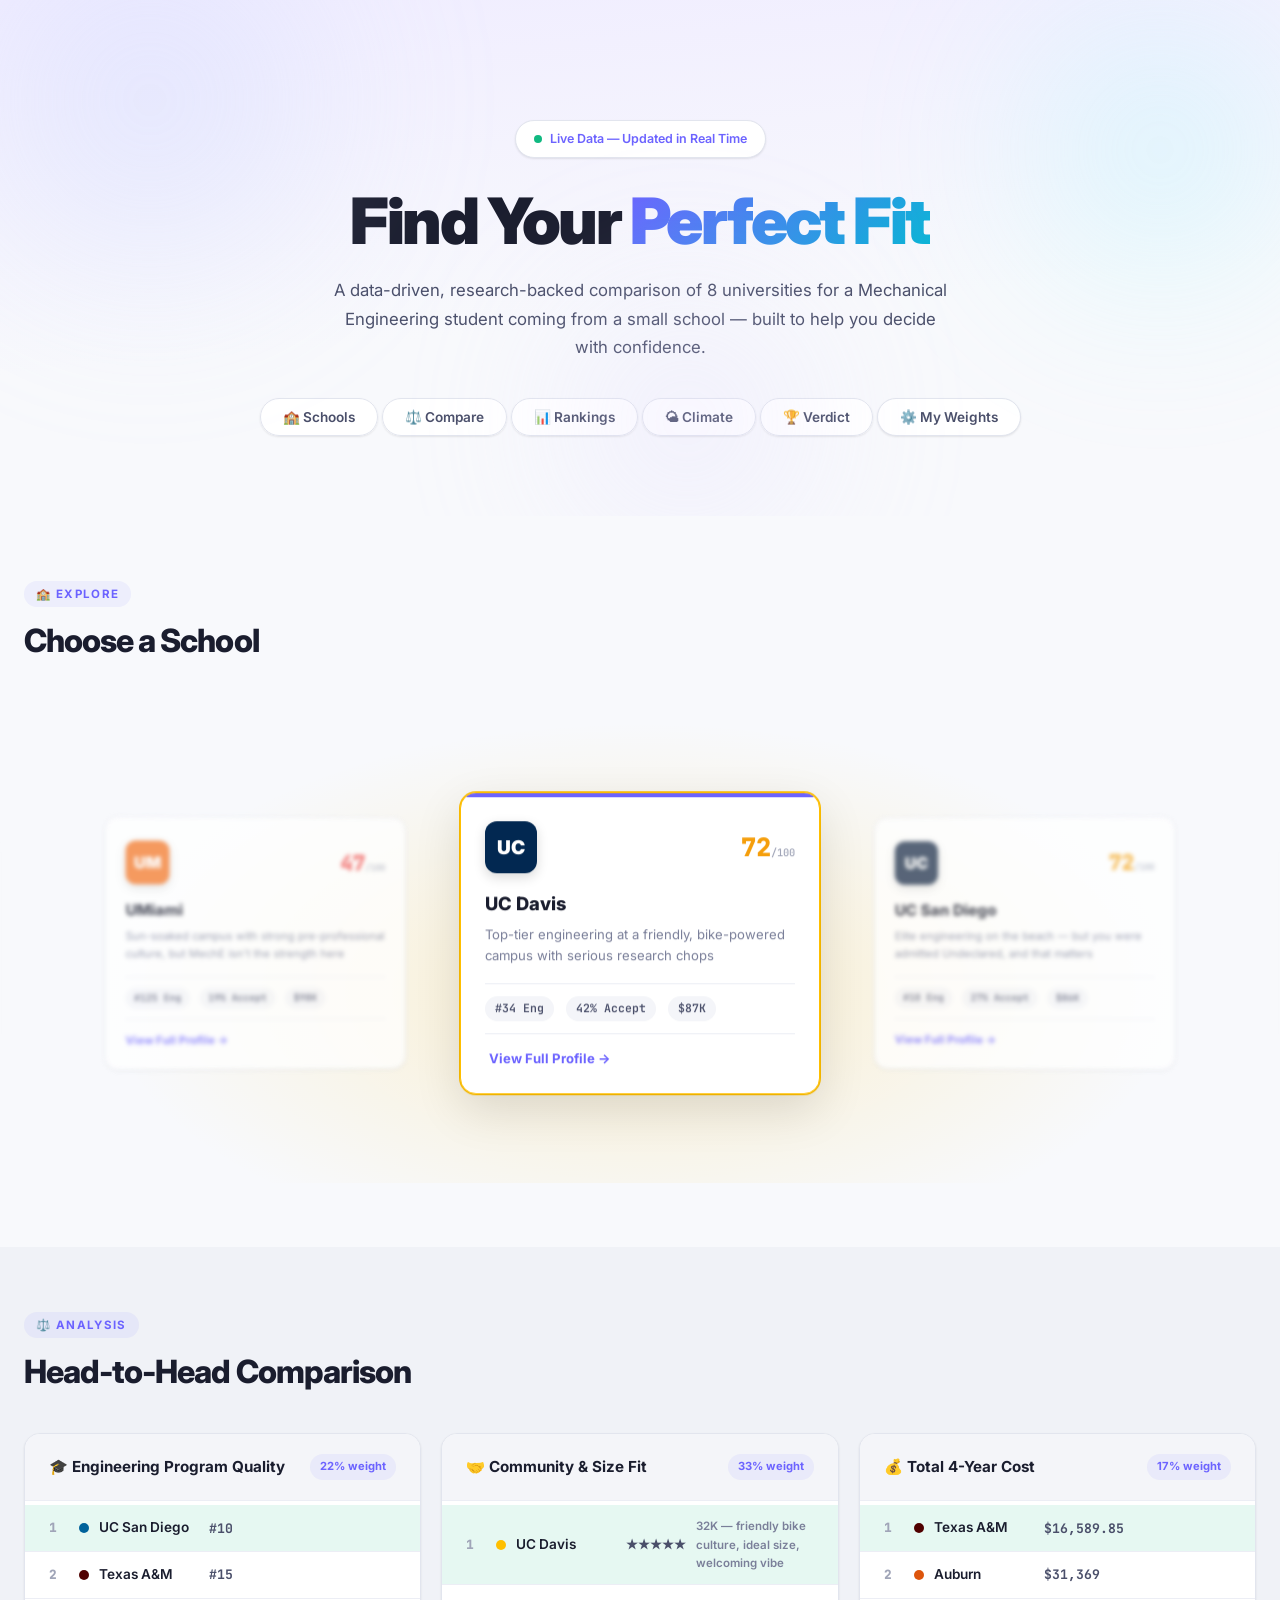
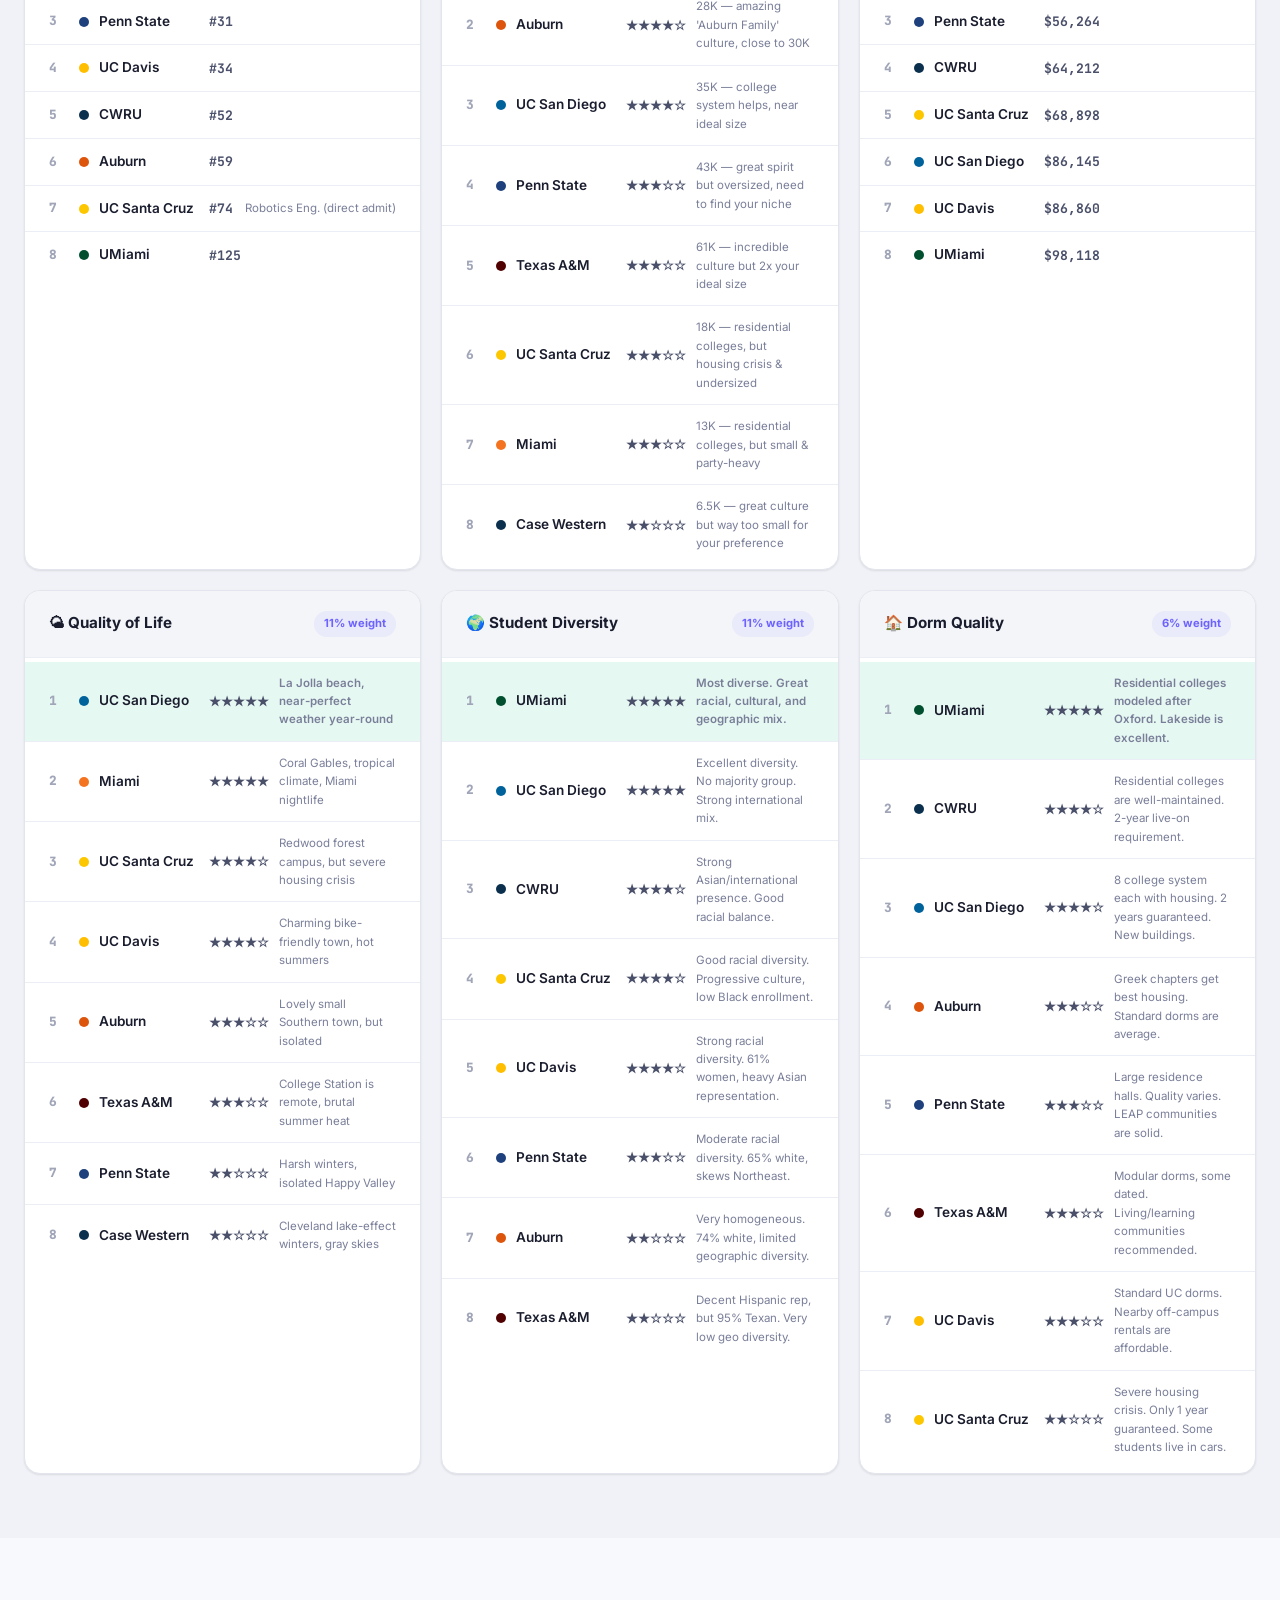
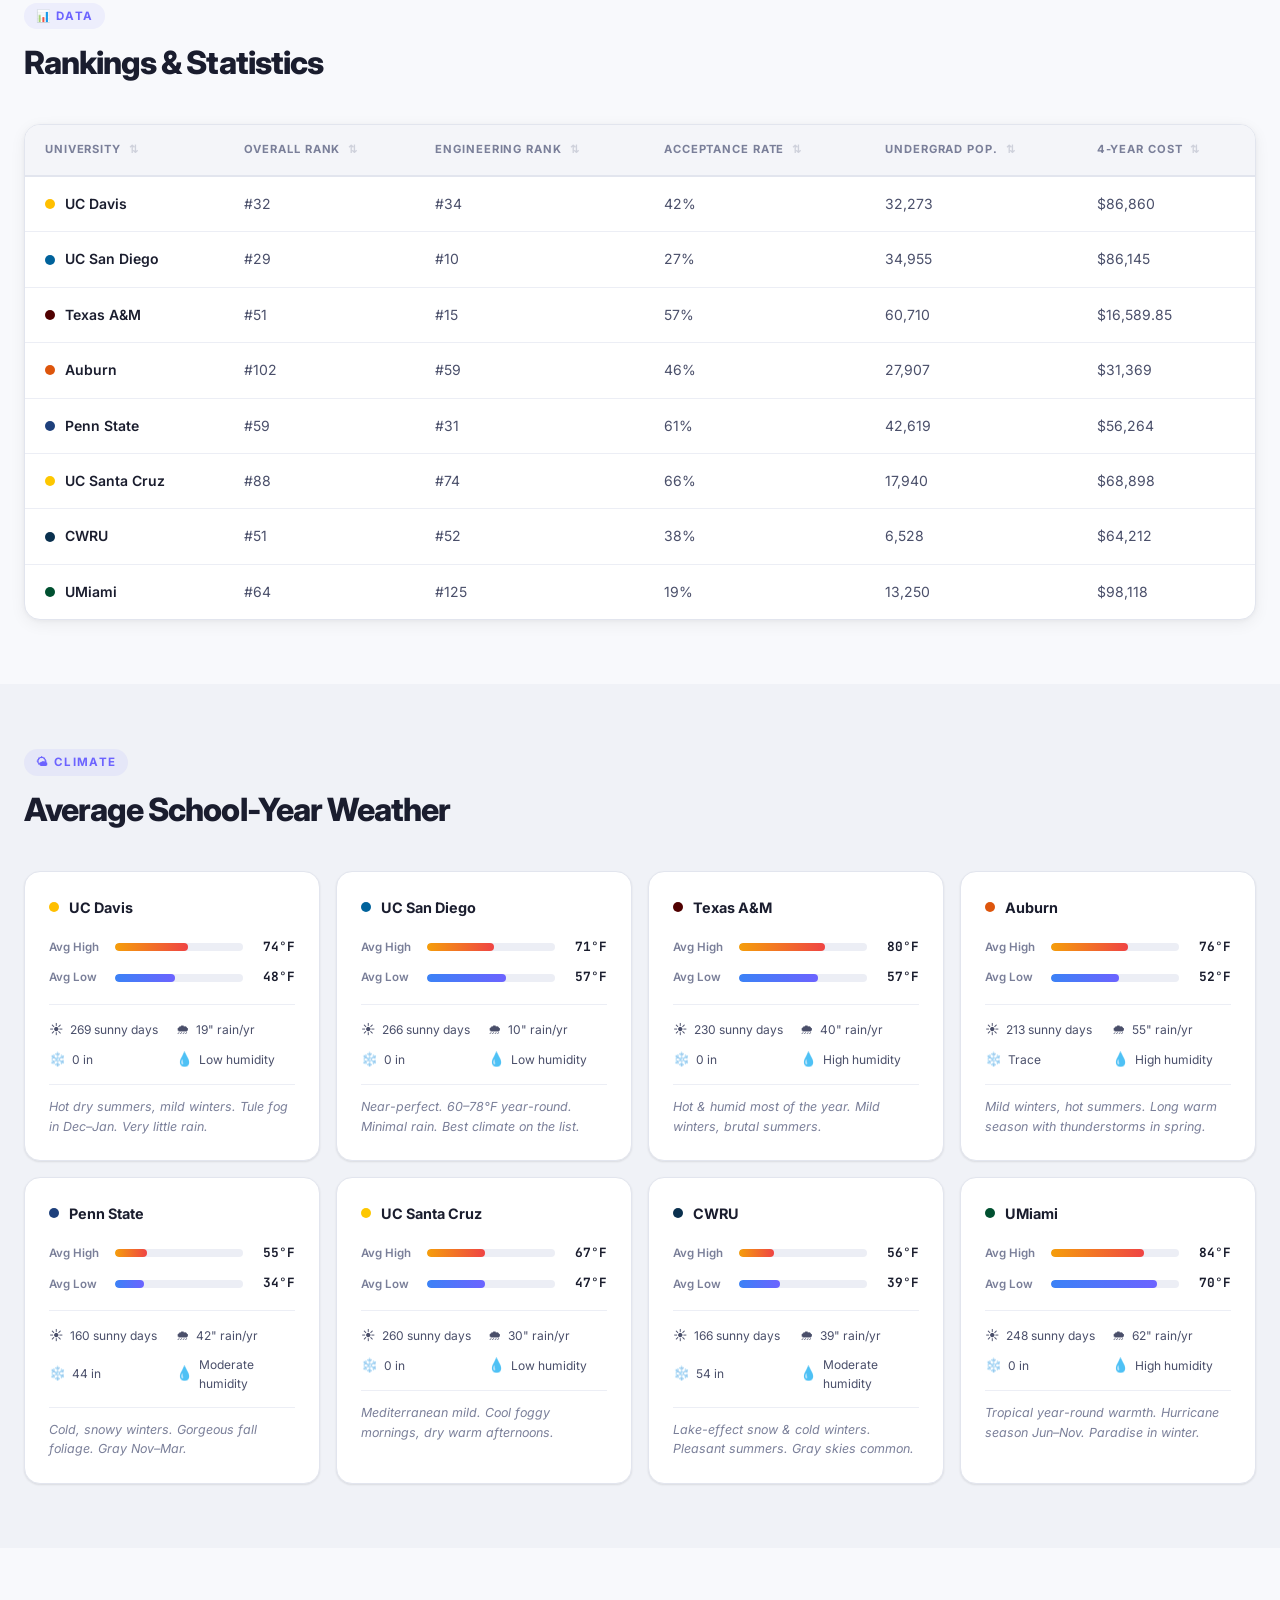
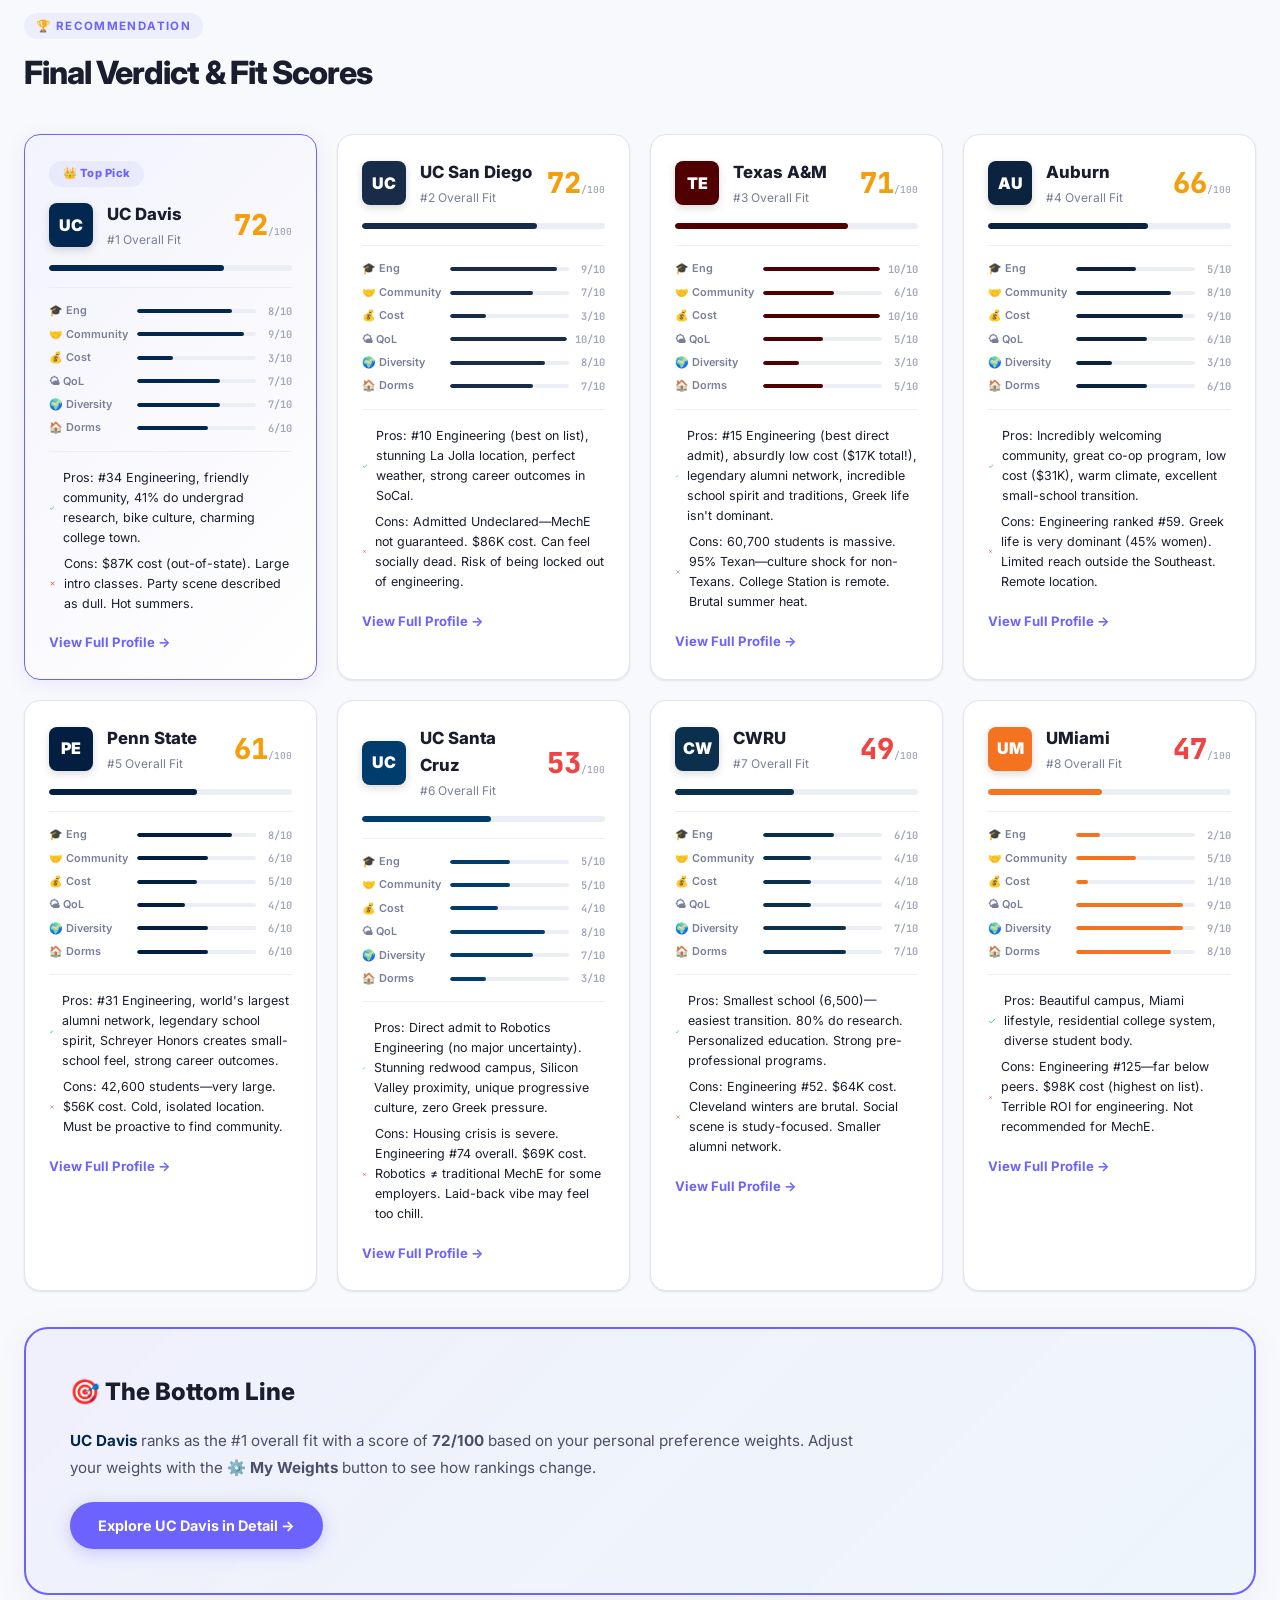
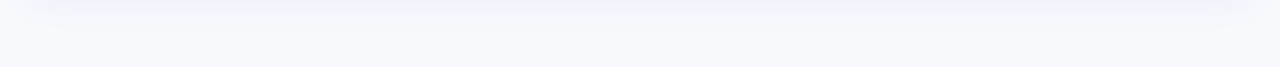
<file: index.html>
<!DOCTYPE html>
<html lang="en">
<head>
  <meta charset="UTF-8">
  <meta name="viewport" content="width=device-width, initial-scale=1.0">
  <title>College Decision Hub — Find Your Perfect Fit</title>
  <link rel="preconnect" href="https://fonts.googleapis.com">
  <link rel="preconnect" href="https://fonts.gstatic.com" crossorigin>
  <link href="https://fonts.googleapis.com/css2?family=Inter:wght@300;400;500;600;700;800;900&family=JetBrains+Mono:wght@400;500&display=swap" rel="stylesheet">
  <link rel="stylesheet" href="styles.css">
</head>
<body>

  <!-- ============================== PREFERENCES POPUP ============================== -->
  <div class="prefs-overlay hidden" id="prefsOverlay">
    <div class="prefs-modal">
      <div class="prefs-header">
        <div class="prefs-icon">⚙️</div>
        <h2>What Matters to You?</h2>
        <p>Drag the sliders to set how much each factor matters in your school decision. Fit scores update in real time.</p>
      </div>
      <div class="prefs-sliders" id="prefsSliders">
        <div class="pref-slider-row" data-key="engineering">
          <div class="pref-slider-label">
            <span class="pref-emoji">🎓</span>
            <span class="pref-name">Engineering Program</span>
          </div>
          <input type="range" min="0" max="100" value="20" class="pref-range" id="pref-engineering">
          <span class="pref-value" id="prefVal-engineering">20</span>
        </div>
        <div class="pref-slider-row" data-key="community">
          <div class="pref-slider-label">
            <span class="pref-emoji">🤝</span>
            <span class="pref-name">Community & Size Fit</span>
          </div>
          <input type="range" min="0" max="100" value="30" class="pref-range" id="pref-community">
          <span class="pref-value" id="prefVal-community">30</span>
        </div>
        <div class="pref-slider-row" data-key="cost">
          <div class="pref-slider-label">
            <span class="pref-emoji">💰</span>
            <span class="pref-name">Cost / ROI</span>
          </div>
          <input type="range" min="0" max="100" value="15" class="pref-range" id="pref-cost">
          <span class="pref-value" id="prefVal-cost">15</span>
        </div>
        <div class="pref-slider-row" data-key="qualityOfLife">
          <div class="pref-slider-label">
            <span class="pref-emoji">🌤</span>
            <span class="pref-name">Quality of Life</span>
          </div>
          <input type="range" min="0" max="100" value="10" class="pref-range" id="pref-qualityOfLife">
          <span class="pref-value" id="prefVal-qualityOfLife">10</span>
        </div>
        <div class="pref-slider-row" data-key="diversity">
          <div class="pref-slider-label">
            <span class="pref-emoji">🌍</span>
            <span class="pref-name">Student Diversity</span>
          </div>
          <input type="range" min="0" max="100" value="10" class="pref-range" id="pref-diversity">
          <span class="pref-value" id="prefVal-diversity">10</span>
        </div>
        <div class="pref-slider-row" data-key="dormQuality">
          <div class="pref-slider-label">
            <span class="pref-emoji">🏠</span>
            <span class="pref-name">Dorm Quality</span>
          </div>
          <input type="range" min="0" max="100" value="5" class="pref-range" id="pref-dormQuality">
          <span class="pref-value" id="prefVal-dormQuality">5</span>
        </div>
      </div>
      <div class="prefs-footer">
        <button class="prefs-reset" id="prefsReset">Reset to Default</button>
        <button class="prefs-save" id="prefsSave">Apply & Explore →</button>
      </div>
    </div>
  </div>

  <!-- ============================== HERO ============================== -->
  <section class="hero">
    <div class="hero-bg">
      <div class="hero-blob blob-1"></div>
      <div class="hero-blob blob-2"></div>
      <div class="hero-blob blob-3"></div>
    </div>
    <div class="container">
      <div class="hero-badge"><span class="pulse-dot"></span> Live Data — Updated in Real Time</div>
      <h1>Find Your <span class="gradient">Perfect Fit</span></h1>
      <p class="hero-desc">A data-driven, research-backed comparison of 8 universities for a Mechanical Engineering student coming from a small school — built to help you decide with confidence.</p>
      <nav class="nav-tabs desktop-only" id="navTabs">
        <a href="#schools" class="nav-tab">🏫 Schools</a>
        <a href="#compare" class="nav-tab">⚖️ Compare</a>
        <a href="#rankings" class="nav-tab">📊 Rankings</a>
        <a href="#weather" class="nav-tab">🌤 Climate</a>
        <a href="#verdict" class="nav-tab">🏆 Verdict</a>
        <button class="nav-tab nav-tab-prefs" id="openPrefs" title="Adjust your preference weights">⚙️ My Weights</button>
      </nav>
      <div class="mobile-nav mobile-only" id="mobileNav">
        <button class="mobile-nav-toggle" id="mobileNavToggle" aria-label="Open navigation menu">
          <span class="hamburger-box">
            <span class="hamburger-line"></span>
            <span class="hamburger-line"></span>
            <span class="hamburger-line"></span>
          </span>
          <span class="mobile-nav-toggle-label">Menu</span>
        </button>
        <button class="mobile-nav-prefs" id="openPrefsMobile" title="Adjust your preference weights">⚙️ My Weights</button>
        <div class="mobile-nav-dropdown" id="mobileNavDropdown">
          <a href="#schools" class="mobile-nav-item" data-section="#schools">🏫 Schools</a>
          <a href="#compare" class="mobile-nav-item" data-section="#compare">⚖️ Compare</a>
          <a href="#rankings" class="mobile-nav-item" data-section="#rankings">📊 Rankings</a>
          <a href="#weather" class="mobile-nav-item" data-section="#weather">🌤 Climate</a>
          <a href="#verdict" class="mobile-nav-item" data-section="#verdict">🏆 Verdict</a>
        </div>
      </div>
    </div>
  </section>

  <!-- ============================== SCHOOL CARDS CAROUSEL ============================== -->
  <section id="schools" class="section">
    <div class="container">
      <div class="section-header">
        <span class="section-label">🏫 Explore</span>
        <h2 class="section-title">Choose a School</h2>
      </div>
    </div>
    <div class="carousel-stage" id="carouselStage">
      <div class="carousel-glow" id="carouselGlow"></div>
      <div class="carousel-track" id="schoolCardsGrid"></div>
      <button class="carousel-zone carousel-zone-left" id="carouselLeft" aria-label="Previous school">‹</button>
      <button class="carousel-zone carousel-zone-right" id="carouselRight" aria-label="Next school">›</button>
    </div>
  </section>

  <!-- ============================== HEAD-TO-HEAD ============================== -->
  <section id="compare" class="section section-alt">
    <div class="container">
      <div class="section-header">
        <span class="section-label">⚖️ Analysis</span>
        <h2 class="section-title">Head-to-Head Comparison</h2>
      </div>
      <div class="comparison-cards" id="comparisonCards"></div>
    </div>
  </section>

  <!-- ============================== SORTABLE TABLE ============================== -->
  <section id="rankings" class="section">
    <div class="container">
      <div class="section-header">
        <span class="section-label">📊 Data</span>
        <h2 class="section-title">Rankings &amp; Statistics</h2>
      </div>
      <div class="table-wrapper desktop-only">
        <div class="table-scroll">
          <table id="dataTable">
            <thead>
              <tr>
                <th data-key="name">University <span class="sort-arrow">⇅</span></th>
                <th data-key="overall" data-type="number">Overall Rank <span class="sort-arrow">⇅</span></th>
                <th data-key="engineering" data-type="number">Engineering Rank <span class="sort-arrow">⇅</span></th>
                <th data-key="acceptance" data-type="number">Acceptance Rate <span class="sort-arrow">⇅</span></th>
                <th data-key="population" data-type="number">Undergrad Pop. <span class="sort-arrow">⇅</span></th>
                <th data-key="cost" data-type="number">4-Year Cost <span class="sort-arrow">⇅</span></th>
              </tr>
            </thead>
            <tbody id="tableBody"></tbody>
          </table>
        </div>
      </div>
      <div class="mobile-table-cards mobile-only" id="mobileTableCards"></div>
    </div>
  </section>

  <!-- ============================== AVERAGE CLIMATE ============================== -->
  <section id="weather" class="section section-alt">
    <div class="container">
      <div class="section-header">
        <span class="section-label">🌤 Climate</span>
        <h2 class="section-title">Average School-Year Weather</h2>
      </div>
      <div class="climate-grid" id="climateGrid"></div>
    </div>
  </section>

  <!-- ============================== FINAL VERDICT ============================== -->
  <section id="verdict" class="section">
    <div class="container">
      <div class="section-header">
        <span class="section-label">🏆 Recommendation</span>
        <h2 class="section-title">Final Verdict &amp; Fit Scores</h2>
      </div>
      <div class="verdict-grid" id="verdictGrid"></div>
      <div class="bottom-line" id="bottomLine"></div>
    </div>
  </section>

  <!-- ============================== BACK TO TOP (MOBILE) ============================== -->
  <button class="back-to-top mobile-only" id="backToTop" aria-label="Back to top">↑ Top</button>

  <!-- ============================== FOOTER ============================== -->
  <footer>
    <div class="container">
      <p>College Decision Hub · Built with data from the Fiske Guide to Colleges, US News, Open-Meteo API, and program research.</p>
      <p>Weather updates live · Rankings data: 2025–26 cycle.</p>
    </div>
  </footer>

  <script src="data.js"></script>
  <script src="app.js"></script>
</body>
</html>
</file>
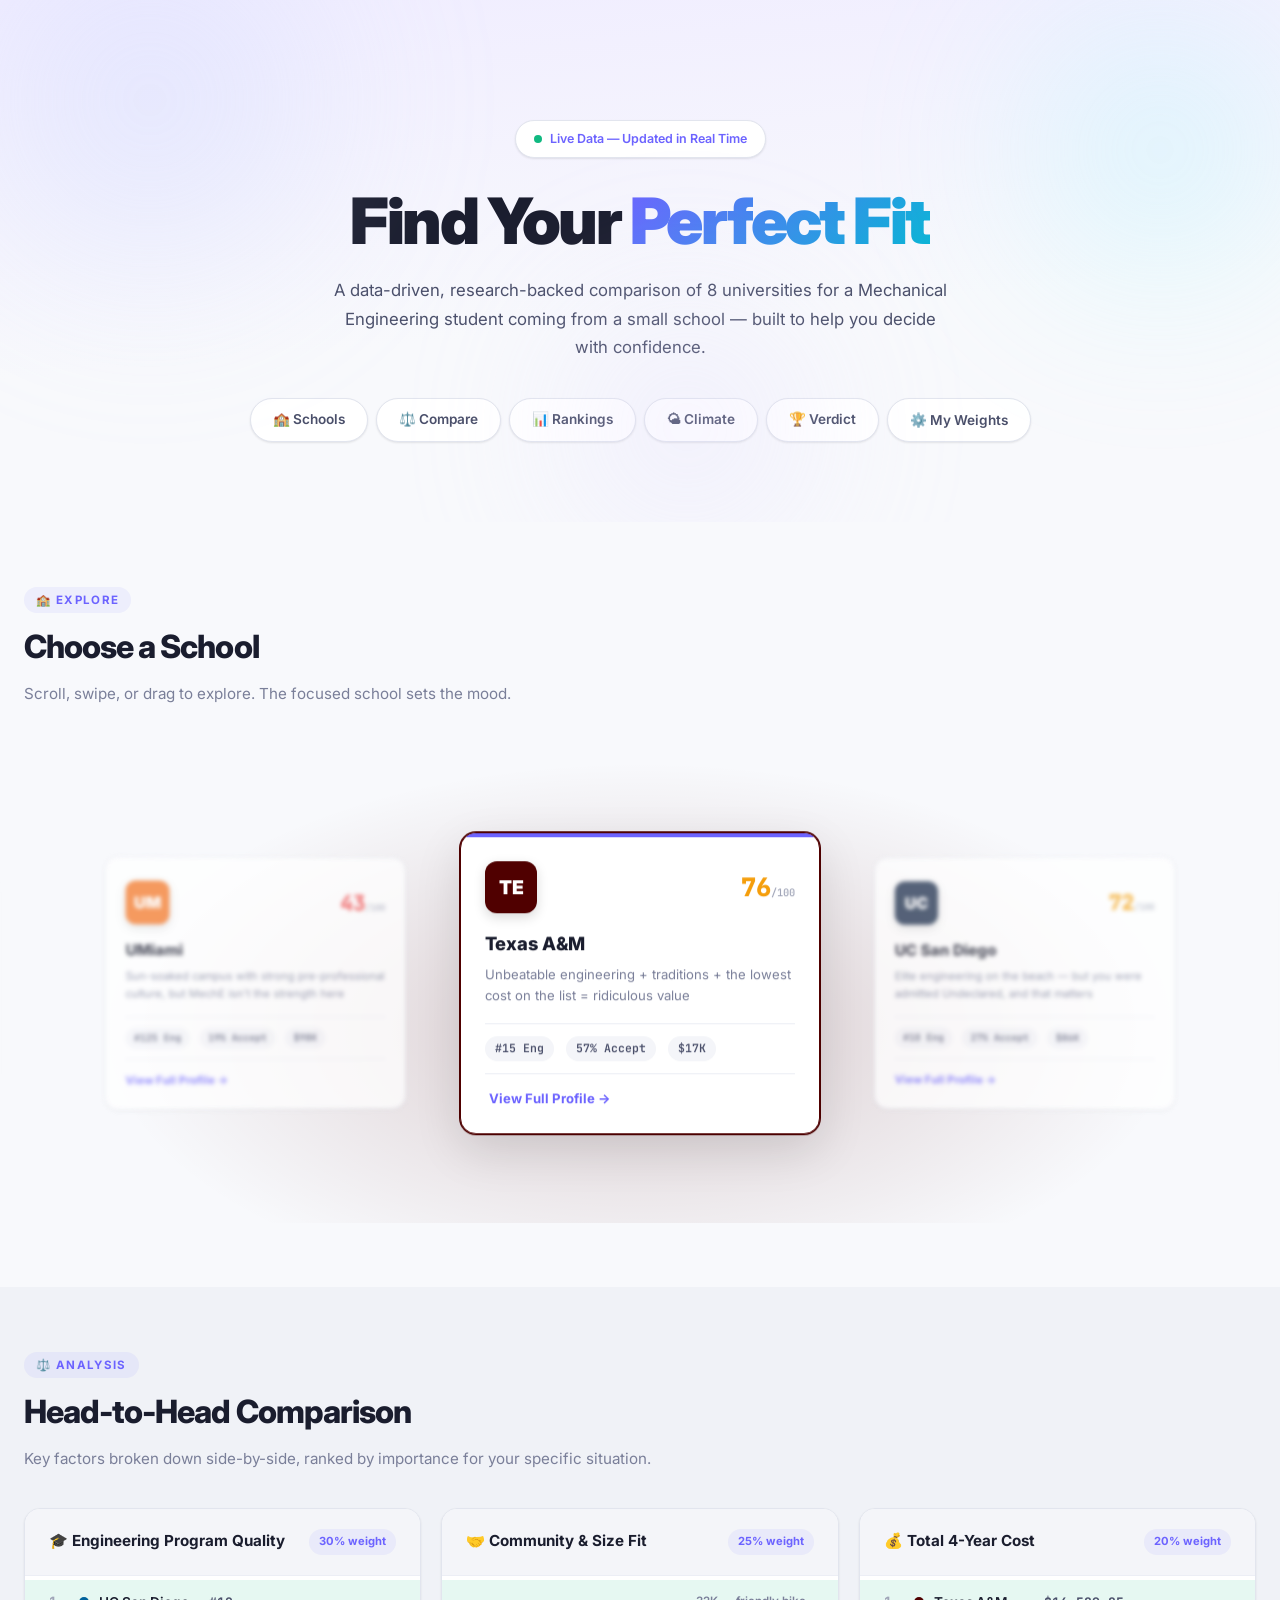
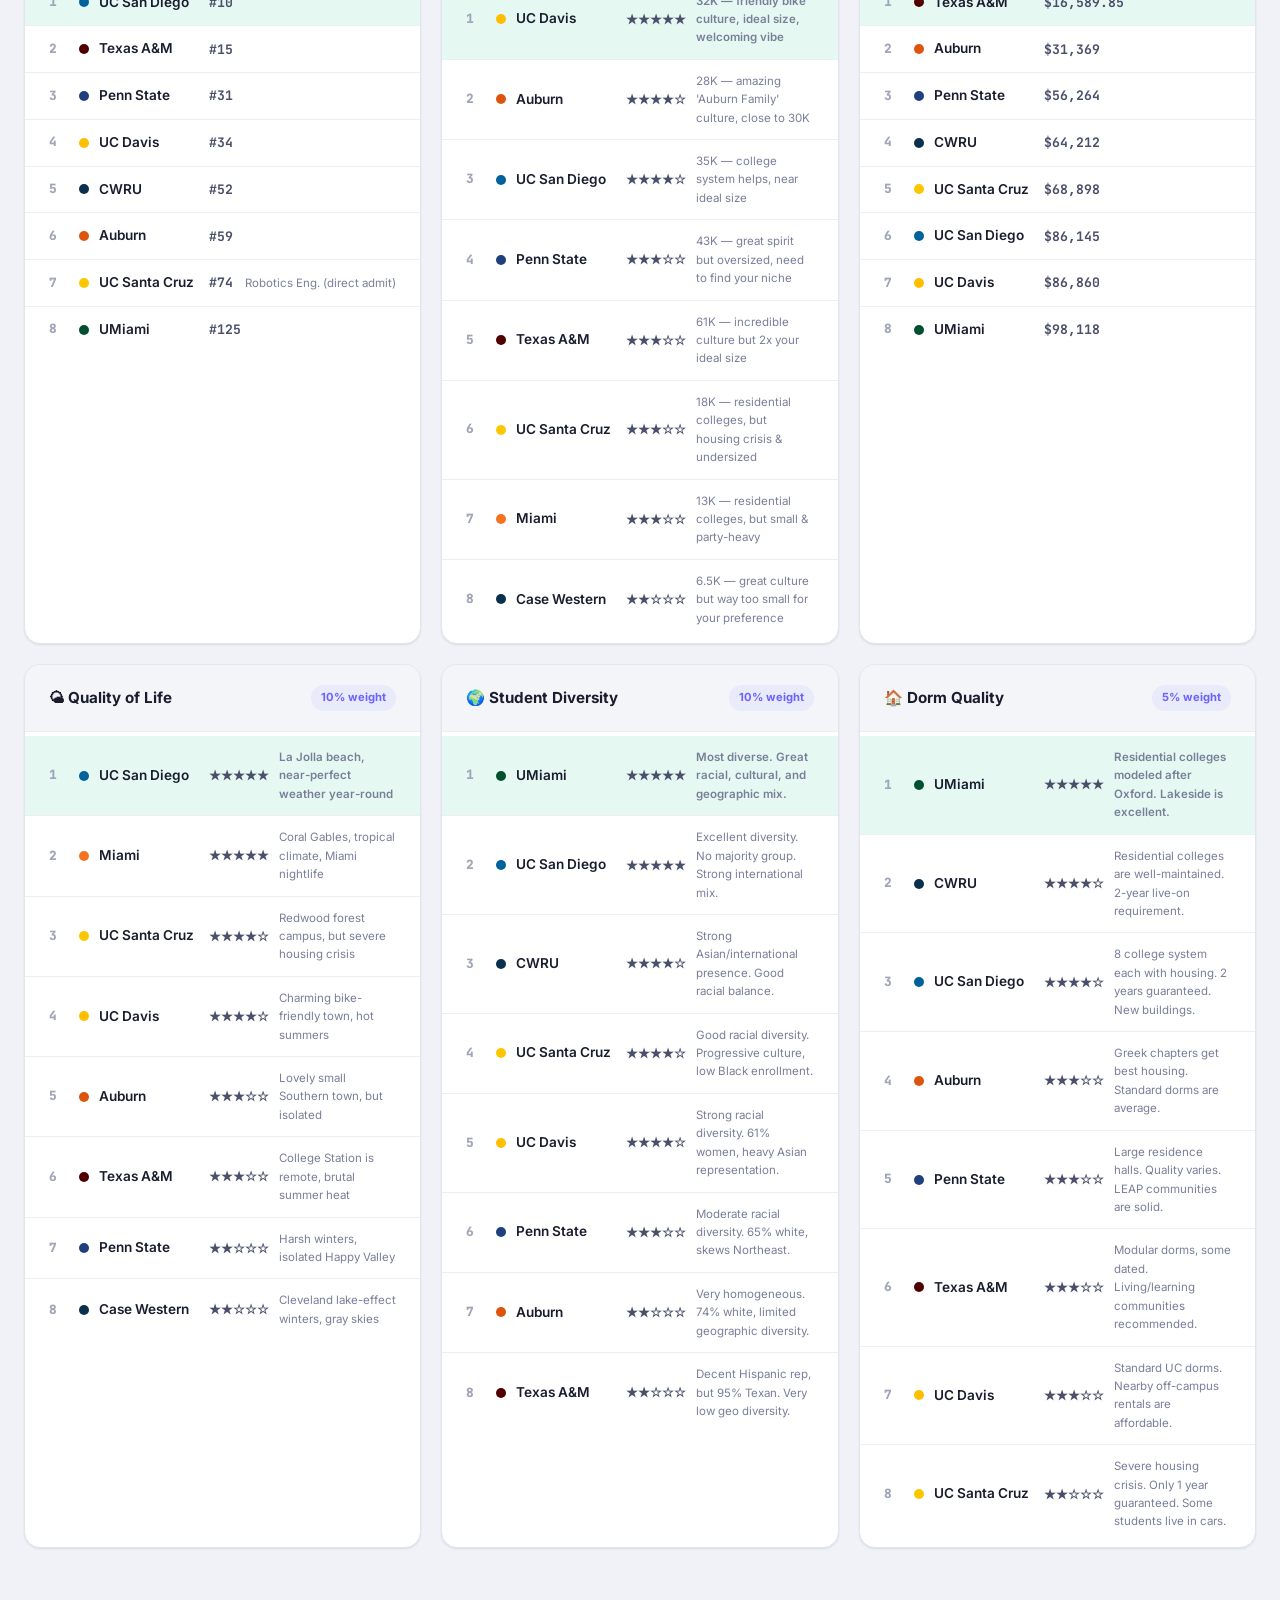
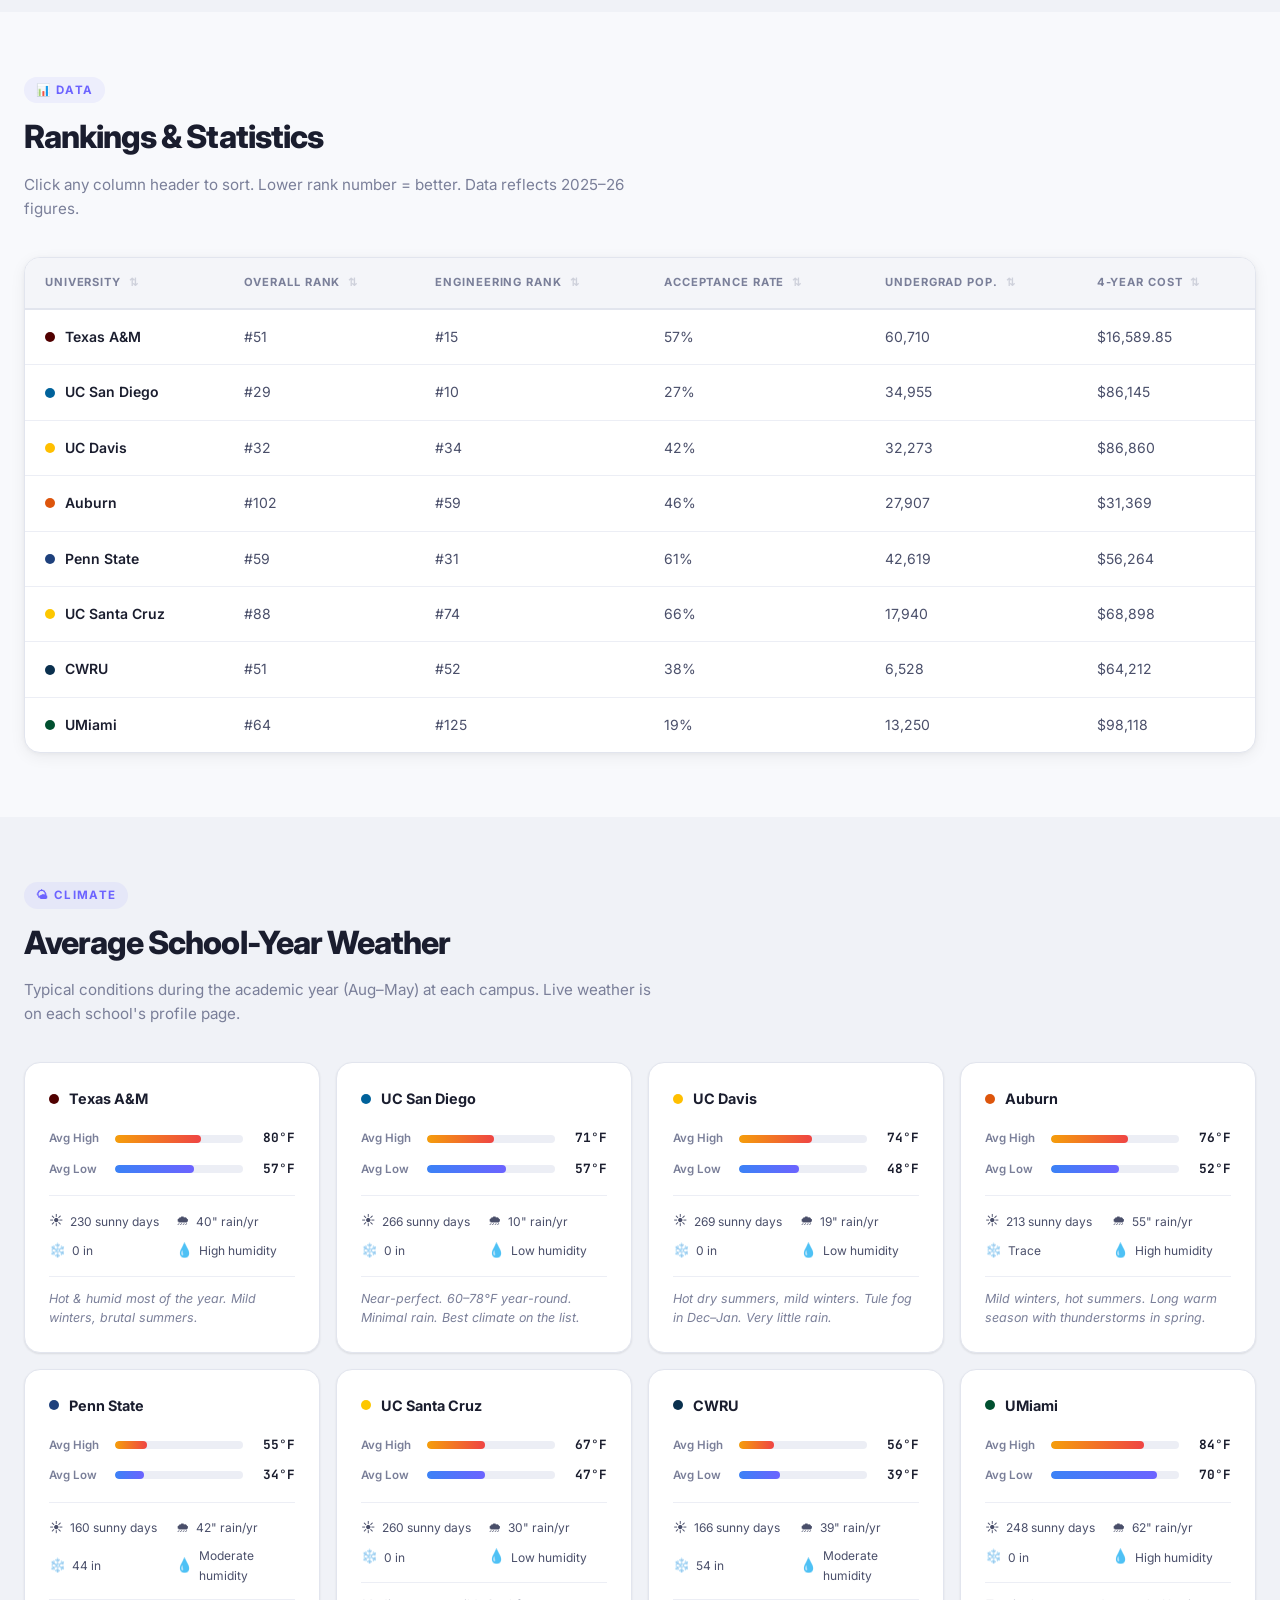
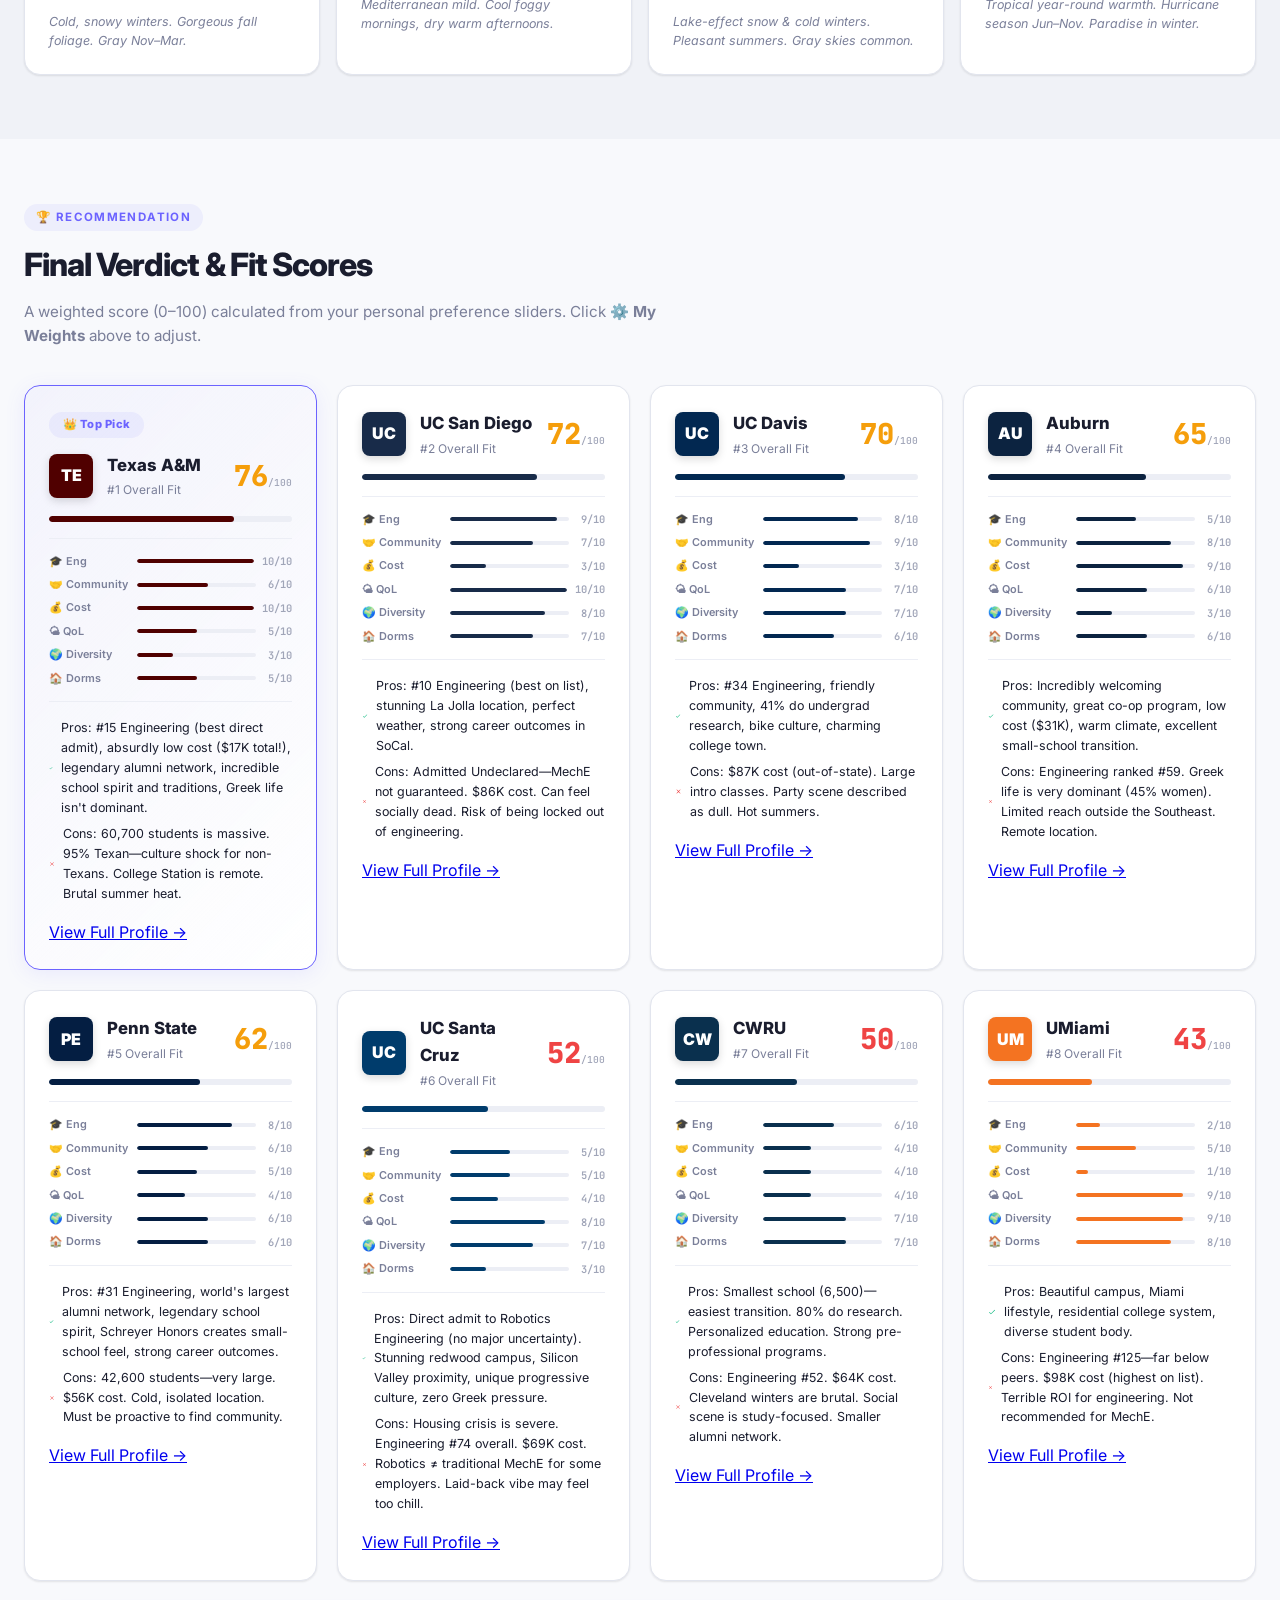
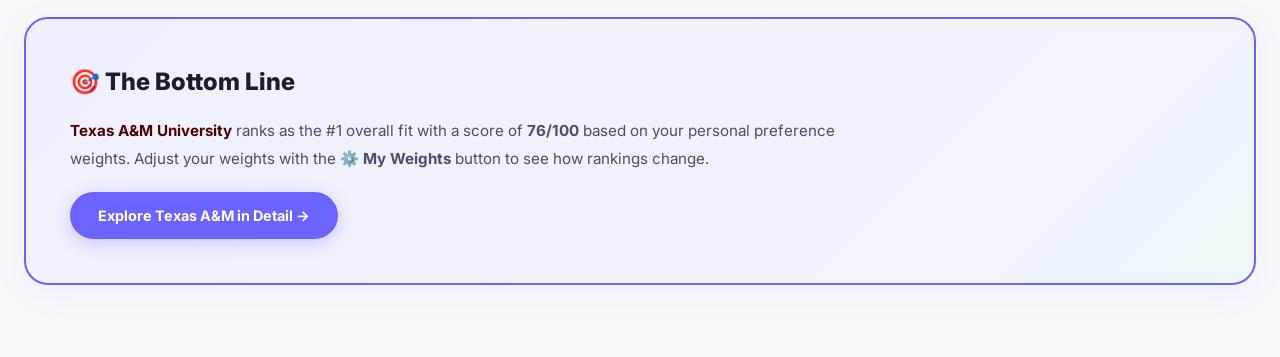
<file: College Website/index.html>
<!DOCTYPE html>
<html lang="en">
<head>
  <meta charset="UTF-8">
  <meta name="viewport" content="width=device-width, initial-scale=1.0">
  <title>College Decision Hub — Find Your Perfect Fit</title>
  <link rel="preconnect" href="https://fonts.googleapis.com">
  <link rel="preconnect" href="https://fonts.gstatic.com" crossorigin>
  <link href="https://fonts.googleapis.com/css2?family=Inter:wght@300;400;500;600;700;800;900&family=JetBrains+Mono:wght@400;500&display=swap" rel="stylesheet">
  <link rel="stylesheet" href="styles.css">
</head>
<body>

  <!-- ============================== PREFERENCES POPUP ============================== -->
  <div class="prefs-overlay" id="prefsOverlay">
    <div class="prefs-modal">
      <div class="prefs-header">
        <div class="prefs-icon">⚙️</div>
        <h2>What Matters to You?</h2>
        <p>Drag the sliders to set how much each factor matters in your school decision. Fit scores update in real time.</p>
      </div>
      <div class="prefs-sliders" id="prefsSliders">
        <div class="pref-slider-row" data-key="engineering">
          <div class="pref-slider-label">
            <span class="pref-emoji">🎓</span>
            <span class="pref-name">Engineering Program</span>
          </div>
          <input type="range" min="0" max="100" value="30" class="pref-range" id="pref-engineering">
          <span class="pref-value" id="prefVal-engineering">30</span>
        </div>
        <div class="pref-slider-row" data-key="community">
          <div class="pref-slider-label">
            <span class="pref-emoji">🤝</span>
            <span class="pref-name">Community & Size Fit</span>
          </div>
          <input type="range" min="0" max="100" value="25" class="pref-range" id="pref-community">
          <span class="pref-value" id="prefVal-community">25</span>
        </div>
        <div class="pref-slider-row" data-key="cost">
          <div class="pref-slider-label">
            <span class="pref-emoji">💰</span>
            <span class="pref-name">Cost / ROI</span>
          </div>
          <input type="range" min="0" max="100" value="20" class="pref-range" id="pref-cost">
          <span class="pref-value" id="prefVal-cost">20</span>
        </div>
        <div class="pref-slider-row" data-key="qualityOfLife">
          <div class="pref-slider-label">
            <span class="pref-emoji">🌤</span>
            <span class="pref-name">Quality of Life</span>
          </div>
          <input type="range" min="0" max="100" value="10" class="pref-range" id="pref-qualityOfLife">
          <span class="pref-value" id="prefVal-qualityOfLife">10</span>
        </div>
        <div class="pref-slider-row" data-key="diversity">
          <div class="pref-slider-label">
            <span class="pref-emoji">🌍</span>
            <span class="pref-name">Student Diversity</span>
          </div>
          <input type="range" min="0" max="100" value="10" class="pref-range" id="pref-diversity">
          <span class="pref-value" id="prefVal-diversity">10</span>
        </div>
        <div class="pref-slider-row" data-key="dormQuality">
          <div class="pref-slider-label">
            <span class="pref-emoji">🏠</span>
            <span class="pref-name">Dorm Quality</span>
          </div>
          <input type="range" min="0" max="100" value="5" class="pref-range" id="pref-dormQuality">
          <span class="pref-value" id="prefVal-dormQuality">5</span>
        </div>
      </div>
      <div class="prefs-footer">
        <button class="prefs-reset" id="prefsReset">Reset to Default</button>
        <button class="prefs-save" id="prefsSave">Apply & Explore →</button>
      </div>
    </div>
  </div>

  <!-- ============================== HERO ============================== -->
  <section class="hero">
    <div class="hero-bg">
      <div class="hero-blob blob-1"></div>
      <div class="hero-blob blob-2"></div>
      <div class="hero-blob blob-3"></div>
    </div>
    <div class="container">
      <div class="hero-badge"><span class="pulse-dot"></span> Live Data — Updated in Real Time</div>
      <h1>Find Your <span class="gradient">Perfect Fit</span></h1>
      <p class="hero-desc">A data-driven, research-backed comparison of 8 universities for a Mechanical Engineering student coming from a small school — built to help you decide with confidence.</p>
      <nav class="nav-tabs" id="navTabs">
        <a href="#schools" class="nav-tab">🏫 Schools</a>
        <a href="#compare" class="nav-tab">⚖️ Compare</a>
        <a href="#rankings" class="nav-tab">📊 Rankings</a>
        <a href="#weather" class="nav-tab">🌤 Climate</a>
        <a href="#verdict" class="nav-tab">🏆 Verdict</a>
        <button class="nav-tab nav-tab-prefs" id="openPrefs" title="Adjust your preference weights">⚙️ My Weights</button>
      </nav>
    </div>
  </section>

  <!-- ============================== SCHOOL CARDS CAROUSEL ============================== -->
  <section id="schools" class="section">
    <div class="container">
      <div class="section-header">
        <span class="section-label">🏫 Explore</span>
        <h2 class="section-title">Choose a School</h2>
        <p class="section-subtitle">Scroll, swipe, or drag to explore. The focused school sets the mood.</p>
      </div>
    </div>
    <div class="carousel-stage" id="carouselStage">
      <div class="carousel-glow" id="carouselGlow"></div>
      <div class="carousel-track" id="schoolCardsGrid"></div>
      <button class="carousel-zone carousel-zone-left" id="carouselLeft" aria-label="Previous school">‹</button>
      <button class="carousel-zone carousel-zone-right" id="carouselRight" aria-label="Next school">›</button>
    </div>
  </section>

  <!-- ============================== HEAD-TO-HEAD ============================== -->
  <section id="compare" class="section section-alt">
    <div class="container">
      <div class="section-header">
        <span class="section-label">⚖️ Analysis</span>
        <h2 class="section-title">Head-to-Head Comparison</h2>
        <p class="section-subtitle">Key factors broken down side-by-side, ranked by importance for your specific situation.</p>
      </div>
      <div class="comparison-cards" id="comparisonCards"></div>
    </div>
  </section>

  <!-- ============================== SORTABLE TABLE ============================== -->
  <section id="rankings" class="section">
    <div class="container">
      <div class="section-header">
        <span class="section-label">📊 Data</span>
        <h2 class="section-title">Rankings &amp; Statistics</h2>
        <p class="section-subtitle">Click any column header to sort. Lower rank number = better. Data reflects 2025–26 figures.</p>
      </div>
      <div class="table-wrapper">
        <div class="table-scroll">
          <table id="dataTable">
            <thead>
              <tr>
                <th data-key="name">University <span class="sort-arrow">⇅</span></th>
                <th data-key="overall" data-type="number">Overall Rank <span class="sort-arrow">⇅</span></th>
                <th data-key="engineering" data-type="number">Engineering Rank <span class="sort-arrow">⇅</span></th>
                <th data-key="acceptance" data-type="number">Acceptance Rate <span class="sort-arrow">⇅</span></th>
                <th data-key="population" data-type="number">Undergrad Pop. <span class="sort-arrow">⇅</span></th>
                <th data-key="cost" data-type="number">4-Year Cost <span class="sort-arrow">⇅</span></th>
              </tr>
            </thead>
            <tbody id="tableBody"></tbody>
          </table>
        </div>
      </div>
    </div>
  </section>

  <!-- ============================== AVERAGE CLIMATE ============================== -->
  <section id="weather" class="section section-alt">
    <div class="container">
      <div class="section-header">
        <span class="section-label">🌤 Climate</span>
        <h2 class="section-title">Average School-Year Weather</h2>
        <p class="section-subtitle">Typical conditions during the academic year (Aug–May) at each campus. Live weather is on each school's profile page.</p>
      </div>
      <div class="climate-grid" id="climateGrid"></div>
    </div>
  </section>

  <!-- ============================== FINAL VERDICT ============================== -->
  <section id="verdict" class="section">
    <div class="container">
      <div class="section-header">
        <span class="section-label">🏆 Recommendation</span>
        <h2 class="section-title">Final Verdict &amp; Fit Scores</h2>
        <p class="section-subtitle">A weighted score (0–100) calculated from your personal preference sliders. Click <strong>⚙️ My Weights</strong> above to adjust.</p>
      </div>
      <div class="verdict-grid" id="verdictGrid"></div>
      <div class="bottom-line" id="bottomLine"></div>
    </div>
  </section>

  <!-- ============================== FOOTER ============================== -->
  <footer>
    <div class="container">
      <p>College Decision Hub · Built with data from the Fiske Guide to Colleges, US News, Open-Meteo API, and program research.</p>
      <p>Weather updates live · Rankings data: 2025–26 cycle.</p>
    </div>
  </footer>

  <script src="data.js"></script>
  <script src="app.js"></script>
</body>
</html>
</file>
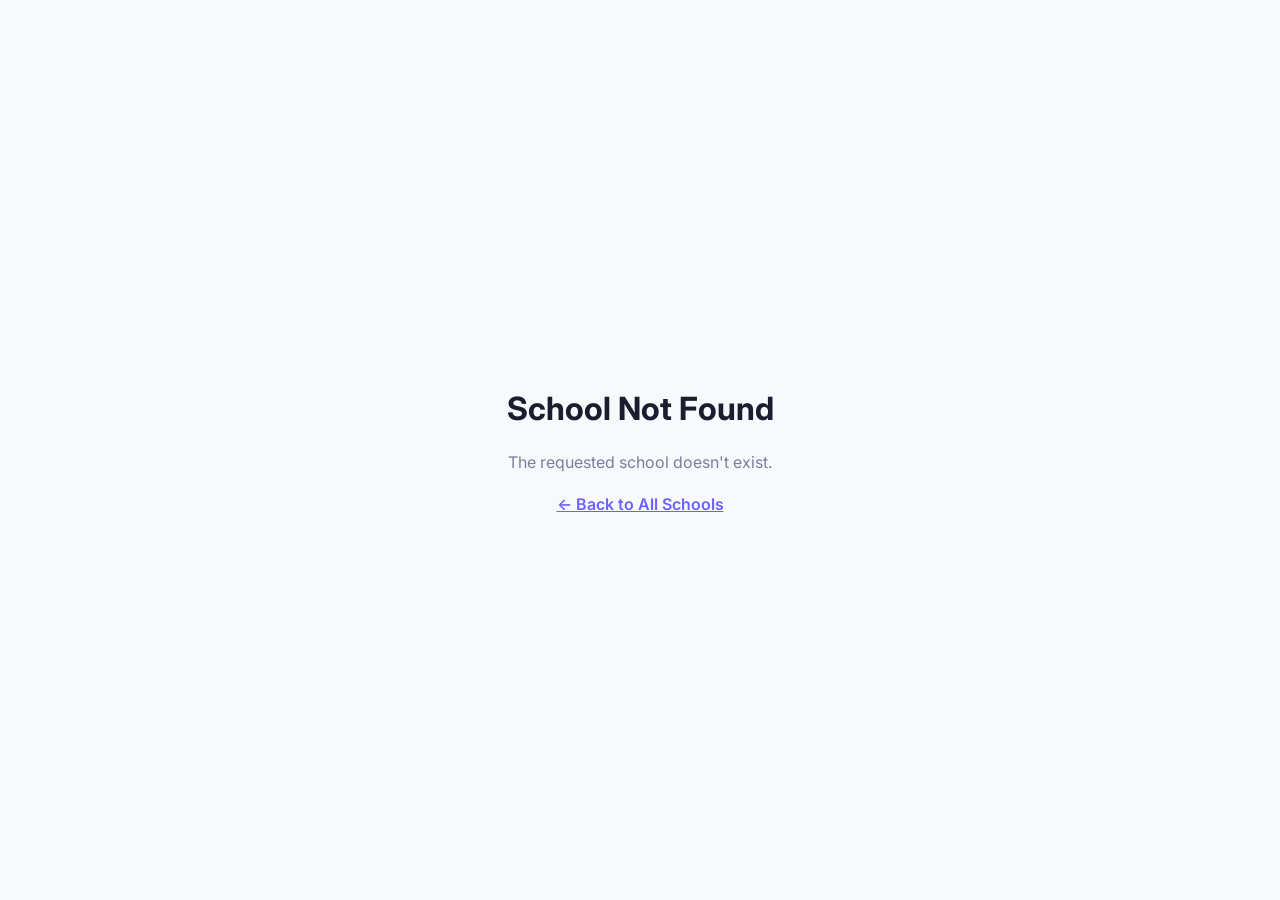
<file: school.html>
<!DOCTYPE html>
<html lang="en">
<head>
  <meta charset="UTF-8">
  <meta name="viewport" content="width=device-width, initial-scale=1.0">
  <title>School Profile — College Decision Hub</title>
  <link rel="preconnect" href="https://fonts.googleapis.com">
  <link rel="preconnect" href="https://fonts.gstatic.com" crossorigin>
  <link href="https://fonts.googleapis.com/css2?family=Inter:wght@300;400;500;600;700;800;900&family=JetBrains+Mono:wght@400;500&display=swap" rel="stylesheet">
  <link rel="stylesheet" href="styles.css">
</head>
<body>

  <!-- ============================== TOP BAR ============================== -->
  <nav class="school-topbar">
    <div class="container topbar-inner">
      <a href="index.html" class="back-link">← Back to All Schools</a>
      <span class="topbar-title" id="topbarTitle"></span>
    </div>
  </nav>

  <!-- ============================== SCHOOL HERO ============================== -->
  <section class="school-hero" id="schoolHero">
    <div class="container">
      <div class="school-hero-icon" id="heroIcon"></div>
      <h1 id="heroName"></h1>
      <p class="school-hero-tagline" id="heroTagline"></p>
      <div class="school-hero-stats" id="heroStats"></div>
      <div class="school-hero-tabs">
        <button class="tab-btn active" data-tab="profile" onclick="switchTab('profile')">📋 Full Profile</button>
        <button class="tab-btn" data-tab="fiske" onclick="switchTab('fiske')">📖 Fiske Guide</button>
      </div>
    </div>
  </section>

  <!-- ============================== WEATHER BAR ============================== -->
  <section class="school-weather-bar" id="schoolWeatherBar">
    <div class="container">
      <div class="school-weather-content" id="schoolWeatherContent">
        <span class="weather-loading">Loading campus weather...</span>
      </div>
    </div>
  </section>

  <!-- ============================== TAB: PROFILE ============================== -->
  <section class="section tab-content active" id="tab-profile">
    <div class="container">
      <div class="profile-sections" id="profileSections"></div>
    </div>
  </section>

  <!-- ============================== TAB: FISKE GUIDE ============================== -->
  <section class="section tab-content" id="tab-fiske">
    <div class="container">
      <div class="fiske-container">
        <div class="fiske-header">
          <div class="fiske-badge">📖 Fiske Guide to Colleges</div>
          <h2 id="fiskeName"></h2>
          <p class="fiske-subtitle">The complete, unedited Fiske Guide profile for this university.</p>
        </div>
        <div class="fiske-body" id="fiskeBody">
          <div class="weather-loading">Loading Fiske Guide content...</div>
        </div>
      </div>
    </div>
  </section>

  <!-- ============================== VERDICT CARD ============================== -->
  <section class="section" id="schoolVerdictSection">
    <div class="container">
      <div class="section-header">
        <span class="section-label">🏆 Fit Score</span>
        <h2 class="section-title">Verdict for This School</h2>
      </div>
      <div class="school-verdict-card" id="schoolVerdictCard"></div>
    </div>
  </section>

  <!-- ============================== NAVIGATION ============================== -->
  <section class="section school-nav-section">
    <div class="container">
      <div class="section-header">
        <span class="section-label">🏫 Keep Exploring</span>
        <h2 class="section-title">Other Schools</h2>
      </div>
      <div class="school-nav-grid" id="schoolNavGrid"></div>
    </div>
  </section>

  <!-- ============================== FOOTER ============================== -->
  <footer>
    <div class="container">
      <p>College Decision Hub · Built with data from the Fiske Guide to Colleges, US News, Open-Meteo API, and program research.</p>
      <p>Weather updates live · Rankings data: 2025–26 cycle.</p>
    </div>
  </footer>

  <script src="data.js"></script>
  <script src="school.js"></script>
</body>
</html>
</file>
<file: styles.css>
/* ==========================================================================
   COLLEGE DECISION HUB — Light Theme
   Clean, modern, interactive design
   ========================================================================== */

/* ========== RESET & BASE ========== */
*, *::before, *::after { box-sizing: border-box; margin: 0; padding: 0; }

:root {
  /* Light palette */
  --bg: #f8f9fc;
  --bg-white: #ffffff;
  --bg-alt: #f0f2f7;
  --bg-card: #ffffff;
  --bg-card-hover: #f5f6fa;
  --bg-surface: #f4f5f9;

  /* Borders */
  --border: #e2e5ee;
  --border-light: #eceef5;
  --border-focus: #6c63ff;

  /* Text */
  --text: #1a1d2e;
  --text-secondary: #4a4f6a;
  --text-muted: #7a7f99;
  --text-dim: #a0a5b8;

  /* Accent */
  --accent: #6c63ff;
  --accent-light: #8b83ff;
  --accent-bg: rgba(108, 99, 255, 0.08);
  --accent-bg-strong: rgba(108, 99, 255, 0.14);

  /* Semantic */
  --green: #10b981;
  --green-bg: rgba(16, 185, 129, 0.1);
  --amber: #f59e0b;
  --amber-bg: rgba(245, 158, 11, 0.1);
  --red: #ef4444;
  --red-bg: rgba(239, 68, 68, 0.08);
  --blue: #3b82f6;
  --blue-bg: rgba(59, 130, 246, 0.1);

  /* Spacing & shape */
  --radius: 12px;
  --radius-sm: 8px;
  --radius-lg: 16px;
  --radius-xl: 24px;
  --shadow-sm: 0 1px 3px rgba(0,0,0,0.04), 0 1px 2px rgba(0,0,0,0.06);
  --shadow: 0 4px 16px rgba(0,0,0,0.06), 0 1px 4px rgba(0,0,0,0.04);
  --shadow-lg: 0 12px 40px rgba(0,0,0,0.08), 0 4px 12px rgba(0,0,0,0.04);
  --shadow-xl: 0 20px 60px rgba(0,0,0,0.1);
  --transition: 0.3s cubic-bezier(0.4, 0, 0.2, 1);
  --bounce: 0.5s cubic-bezier(0.34, 1.56, 0.64, 1);

  /* Active school theming (set by JS) */
  --active-school-color: #6c63ff;
  --active-school-glow: rgba(108, 99, 255, 0.12);
}

html { scroll-behavior: smooth; }

/* ==========================================================================
   PREFERENCES POPUP
   ========================================================================== */
.prefs-overlay {
  position: fixed;
  inset: 0;
  z-index: 9999;
  background: rgba(0, 0, 0, 0.45);
  backdrop-filter: blur(8px);
  -webkit-backdrop-filter: blur(8px);
  display: flex;
  align-items: center;
  justify-content: center;
  padding: 24px;
  opacity: 1;
  visibility: visible;
  transition: opacity 0.35s ease, visibility 0.35s ease;
}
.prefs-overlay.hidden {
  opacity: 0;
  pointer-events: none;
  visibility: hidden;
}

.prefs-modal {
  background: var(--bg-white);
  border-radius: var(--radius-xl);
  box-shadow: 0 32px 80px rgba(0,0,0,0.18), 0 0 0 1px var(--border);
  width: 100%;
  max-width: 520px;
  max-height: 90vh;
  overflow-y: auto;
}
.prefs-overlay:not(.hidden) .prefs-modal {
  animation: prefsSlideUp 0.4s cubic-bezier(0.34, 1.56, 0.64, 1);
}
.prefs-overlay.hidden .prefs-modal {
  animation: none;
}
@keyframes prefsSlideUp {
  from { opacity: 0; transform: translateY(40px) scale(0.95); }
  to { opacity: 1; transform: translateY(0) scale(1); }
}

.prefs-header {
  text-align: center;
  padding: 36px 32px 24px;
  border-bottom: 1px solid var(--border-light);
}
.prefs-icon {
  font-size: 2.2rem;
  margin-bottom: 12px;
}
.prefs-header h2 {
  font-size: 1.5rem;
  font-weight: 800;
  color: var(--text);
  margin-bottom: 8px;
  letter-spacing: -0.02em;
}
.prefs-header p {
  font-size: 0.85rem;
  color: var(--text-muted);
  line-height: 1.6;
  max-width: 380px;
  margin: 0 auto;
}

.prefs-sliders {
  padding: 24px 32px;
  display: flex;
  flex-direction: column;
  gap: 20px;
}

.pref-slider-row {
  display: flex;
  align-items: center;
  gap: 14px;
}
.pref-slider-label {
  display: flex;
  align-items: center;
  gap: 8px;
  min-width: 160px;
  flex-shrink: 0;
}
.pref-emoji {
  font-size: 1.15rem;
  width: 28px;
  text-align: center;
}
.pref-name {
  font-size: 0.82rem;
  font-weight: 600;
  color: var(--text);
}

/* Custom range slider */
.pref-range {
  flex: 1;
  -webkit-appearance: none;
  appearance: none;
  height: 6px;
  background: var(--border-light);
  border-radius: 3px;
  outline: none;
  cursor: pointer;
  transition: background 0.2s ease;
}
.pref-range::-webkit-slider-thumb {
  -webkit-appearance: none;
  appearance: none;
  width: 22px;
  height: 22px;
  border-radius: 50%;
  background: var(--accent);
  border: 3px solid var(--bg-white);
  box-shadow: 0 2px 8px rgba(108,99,255,0.35);
  cursor: pointer;
  transition: transform 0.15s ease, box-shadow 0.15s ease;
}
.pref-range::-webkit-slider-thumb:hover {
  transform: scale(1.15);
  box-shadow: 0 3px 12px rgba(108,99,255,0.45);
}
.pref-range::-webkit-slider-thumb:active {
  transform: scale(1.25);
}
.pref-range::-moz-range-thumb {
  width: 22px;
  height: 22px;
  border-radius: 50%;
  background: var(--accent);
  border: 3px solid var(--bg-white);
  box-shadow: 0 2px 8px rgba(108,99,255,0.35);
  cursor: pointer;
}

.pref-value {
  font-family: 'JetBrains Mono', monospace;
  font-size: 0.82rem;
  font-weight: 700;
  color: var(--accent);
  min-width: 28px;
  text-align: right;
}

.prefs-footer {
  display: flex;
  align-items: center;
  justify-content: space-between;
  padding: 20px 32px 28px;
  border-top: 1px solid var(--border-light);
  gap: 12px;
}
.prefs-reset {
  padding: 10px 20px;
  font-size: 0.82rem;
  font-weight: 600;
  color: var(--text-muted);
  background: var(--bg-surface);
  border: 1px solid var(--border);
  border-radius: 100px;
  cursor: pointer;
  transition: var(--transition);
  font-family: inherit;
}
.prefs-reset:hover {
  color: var(--text);
  border-color: var(--text-muted);
}
.prefs-save {
  padding: 12px 28px;
  font-size: 0.88rem;
  font-weight: 700;
  color: #fff;
  background: var(--accent);
  border: none;
  border-radius: 100px;
  cursor: pointer;
  transition: var(--transition);
  font-family: inherit;
  box-shadow: 0 4px 16px rgba(108,99,255,0.3);
}
.prefs-save:hover {
  background: var(--accent-light);
  transform: translateY(-1px);
  box-shadow: 0 6px 20px rgba(108,99,255,0.4);
}

/* Settings button in nav */
.nav-tab-prefs {
  background: var(--accent-bg-strong);
  border-color: var(--accent);
  color: var(--accent);
  font-family: inherit;
}
.nav-tab-prefs:hover {
  background: var(--accent);
  color: #fff;
}

@media (max-width: 520px) {
  .prefs-modal { max-width: 100%; border-radius: var(--radius-lg); }
  .prefs-header { padding: 28px 20px 20px; }
  .prefs-sliders { padding: 20px; gap: 16px; }
  .pref-slider-label { min-width: 120px; }
  .pref-name { font-size: 0.75rem; }
  .prefs-footer { padding: 16px 20px 24px; flex-direction: column; }
  .prefs-reset, .prefs-save { width: 100%; text-align: center; }
}

body {
  font-family: 'Inter', -apple-system, BlinkMacSystemFont, 'Segoe UI', sans-serif;
  background: var(--bg);
  color: var(--text);
  line-height: 1.6;
  -webkit-font-smoothing: antialiased;
  overflow-x: hidden;
  -webkit-text-size-adjust: 100%;
  -webkit-tap-highlight-color: transparent;
}

/* ========== SCROLLBAR ========== */
::-webkit-scrollbar { width: 8px; }
::-webkit-scrollbar-track { background: var(--bg); }
::-webkit-scrollbar-thumb { background: var(--border); border-radius: 4px; }
::-webkit-scrollbar-thumb:hover { background: var(--text-dim); }

/* ========== UTILITY ========== */
.container { max-width: 1280px; margin: 0 auto; padding: 0 24px; }

/* ========== REVEAL ANIMATION ========== */
.reveal {
  opacity: 0;
  transform: translateY(30px);
  transition: opacity 0.6s ease, transform 0.6s ease;
}
.reveal.visible {
  opacity: 1;
  transform: translateY(0);
}

/* ==========================================================================
   HERO
   ========================================================================== */
.hero {
  position: relative;
  padding: 120px 0 80px;
  text-align: center;
  overflow: hidden;
  background: linear-gradient(175deg, #f0edff 0%, var(--bg) 60%);
}

/* Animated gradient blobs */
.hero-bg {
  position: absolute;
  inset: 0;
  pointer-events: none;
  overflow: hidden;
}
.hero-blob {
  position: absolute;
  border-radius: 50%;
  filter: blur(80px);
  opacity: 0.4;
  animation: blobFloat 20s ease-in-out infinite;
}
.blob-1 {
  width: 500px; height: 500px;
  background: radial-gradient(circle, #c7d2fe, transparent 70%);
  top: -150px; left: -100px;
  animation-delay: 0s;
}
.blob-2 {
  width: 400px; height: 400px;
  background: radial-gradient(circle, #a5f3fc, transparent 70%);
  top: -50px; right: -80px;
  animation-delay: -7s;
}
.blob-3 {
  width: 350px; height: 350px;
  background: radial-gradient(circle, #ddd6fe, transparent 70%);
  bottom: -80px; left: 40%;
  animation-delay: -14s;
}
@keyframes blobFloat {
  0%, 100% { transform: translate(0, 0) scale(1); }
  25% { transform: translate(30px, -40px) scale(1.05); }
  50% { transform: translate(-20px, 20px) scale(0.95); }
  75% { transform: translate(15px, 30px) scale(1.03); }
}

.hero-badge {
  display: inline-flex;
  align-items: center;
  gap: 8px;
  padding: 8px 18px;
  background: var(--bg-white);
  border: 1px solid var(--border);
  border-radius: 100px;
  font-size: 0.78rem;
  font-weight: 600;
  color: var(--accent);
  margin-bottom: 28px;
  box-shadow: var(--shadow-sm);
}
.pulse-dot {
  width: 8px; height: 8px;
  background: var(--green);
  border-radius: 50%;
  animation: pulse 2s ease-in-out infinite;
}
@keyframes pulse {
  0%, 100% { opacity: 1; transform: scale(1); }
  50% { opacity: 0.5; transform: scale(0.8); }
}

.hero h1 {
  font-size: clamp(2.4rem, 5.5vw, 4rem);
  font-weight: 900;
  letter-spacing: -0.04em;
  line-height: 1.1;
  margin-bottom: 20px;
  color: var(--text);
}
.hero h1 .gradient {
  background: linear-gradient(135deg, #6c63ff, #06b6d4, #8b5cf6);
  background-size: 200% 200%;
  -webkit-background-clip: text;
  -webkit-text-fill-color: transparent;
  background-clip: text;
  animation: gradientShift 6s ease infinite;
}
@keyframes gradientShift {
  0%, 100% { background-position: 0% 50%; }
  50% { background-position: 100% 50%; }
}

.hero-desc {
  font-size: 1.05rem;
  color: var(--text-secondary);
  max-width: 620px;
  margin: 0 auto 36px;
  line-height: 1.7;
}

/* ========== NAV TABS ========== */
.nav-tabs {
  display: flex;
  justify-content: center;
  flex-wrap: wrap;
  gap: 8px;
}
.nav-tab {
  padding: 10px 22px;
  background: var(--bg-white);
  border: 1px solid var(--border);
  border-radius: 100px;
  color: var(--text-secondary);
  font-size: 0.85rem;
  font-weight: 600;
  cursor: pointer;
  transition: var(--transition);
  text-decoration: none;
  box-shadow: var(--shadow-sm);
}
.nav-tab:hover {
  background: var(--accent-bg);
  border-color: var(--accent);
  color: var(--accent);
  transform: translateY(-2px);
  box-shadow: var(--shadow);
}

/* ========== MOBILE NAV MENU ========== */
.mobile-nav {
  display: none;         /* shown via .mobile-only at ≤640px */
  align-items: center;
  gap: 8px;
  justify-content: center;
  position: relative;
}
.mobile-nav-toggle {
  display: flex;
  align-items: center;
  gap: 8px;
  padding: 10px 18px;
  background: var(--bg-white);
  border: 1px solid var(--border);
  border-radius: 100px;
  font-family: 'Inter', sans-serif;
  font-size: 0.82rem;
  font-weight: 600;
  color: var(--text);
  cursor: pointer;
  box-shadow: var(--shadow-sm);
  transition: var(--transition);
}
.mobile-nav-toggle:active,
.mobile-nav-toggle.open {
  background: var(--accent-bg);
  border-color: var(--accent);
  color: var(--accent);
}

/* Hamburger icon — vertical stack */
.hamburger-box {
  display: flex;
  flex-direction: column;
  justify-content: center;
  gap: 3px;
  width: 16px;
  height: 14px;
}
.hamburger-line {
  display: block;
  width: 100%;
  height: 2px;
  background: currentColor;
  border-radius: 1px;
  transition: transform 0.3s ease, opacity 0.3s ease;
  transform-origin: center;
}
.mobile-nav-toggle.open .hamburger-line:nth-child(1) {
  transform: translateY(5px) rotate(45deg);
}
.mobile-nav-toggle.open .hamburger-line:nth-child(2) {
  opacity: 0;
}
.mobile-nav-toggle.open .hamburger-line:nth-child(3) {
  transform: translateY(-5px) rotate(-45deg);
}
.mobile-nav-toggle-label { pointer-events: none; }

/* Dropdown panel — uses fixed positioning to escape overflow:hidden parents */
.mobile-nav-dropdown {
  display: none;
  position: fixed;
  left: 50%;
  transform: translateX(-50%);
  min-width: 220px;
  background: var(--bg-white);
  border: 1px solid var(--border);
  border-radius: var(--radius);
  box-shadow: var(--shadow-lg);
  overflow: hidden;
  z-index: 1000;
  animation: dropdownFade 0.2s ease;
}
.mobile-nav-dropdown.open { display: flex; flex-direction: column; }
@keyframes dropdownFade {
  from { opacity: 0; transform: translateX(-50%) translateY(-8px); }
  to   { opacity: 1; transform: translateX(-50%) translateY(0); }
}
.mobile-nav-item {
  display: block;
  padding: 12px 18px;
  font-size: 0.84rem;
  font-weight: 600;
  color: var(--text-secondary);
  text-decoration: none;
  transition: var(--transition);
  border-bottom: 1px solid var(--border-light, rgba(0,0,0,0.04));
}
.mobile-nav-item:last-child { border-bottom: none; }
.mobile-nav-item:active,
.mobile-nav-item.active {
  background: var(--accent-bg);
  color: var(--accent);
}

.mobile-nav-prefs {
  padding: 10px 16px;
  background: var(--accent-bg-strong);
  border: 1px solid var(--accent);
  border-radius: 100px;
  color: var(--accent);
  font-family: 'Inter', sans-serif;
  font-size: 0.82rem;
  font-weight: 600;
  cursor: pointer;
  transition: var(--transition);
  box-shadow: var(--shadow-sm);
  white-space: nowrap;
}
.mobile-nav-prefs:active {
  background: var(--accent);
  color: #fff;
}

/* ========== BACK TO TOP BUTTON ========== */
.back-to-top {
  display: none;          /* toggled via JS + .mobile-only */
  position: fixed;
  bottom: 24px;
  right: 20px;
  z-index: 90;
  padding: 10px 16px;
  background: var(--accent);
  color: #fff;
  border: none;
  border-radius: 100px;
  font-family: 'Inter', sans-serif;
  font-size: 0.76rem;
  font-weight: 700;
  cursor: pointer;
  box-shadow: 0 4px 16px rgba(108,99,255,0.35);
  transition: opacity 0.3s ease, transform 0.3s ease;
  opacity: 0;
  transform: translateY(12px);
  pointer-events: none;
}
.back-to-top.visible {
  opacity: 1;
  transform: translateY(0);
  pointer-events: auto;
}
.back-to-top:active {
  transform: scale(0.94);
}

/* ========== SECTION HEADERS ========== */
.section { padding: 64px 0; }
.section-alt { background: var(--bg-alt); }

.section-header { margin-bottom: 36px; }
.section-label {
  display: inline-block;
  font-size: 0.72rem;
  font-weight: 700;
  text-transform: uppercase;
  letter-spacing: 0.12em;
  color: var(--accent);
  margin-bottom: 8px;
  padding: 4px 12px;
  background: var(--accent-bg);
  border-radius: 100px;
}
.section-title {
  font-size: 2rem;
  font-weight: 800;
  letter-spacing: -0.03em;
  margin-bottom: 10px;
  color: var(--text);
}
.section-subtitle {
  color: var(--text-muted);
  font-size: 0.95rem;
  max-width: 640px;
  line-height: 1.6;
}

/* ==========================================================================
   IMMERSIVE CAROUSEL — Apple Watch style
   ========================================================================== */

.carousel-stage {
  position: relative;
  width: 100%;
  height: 480px;
  overflow: hidden;
  cursor: grab;
  user-select: none;
  -webkit-user-select: none;
}
.carousel-stage.grabbing {
  cursor: grabbing;
}

.carousel-glow {
  position: absolute;
  inset: 0;
  pointer-events: none;
  z-index: 0;
  transition: background 0.8s ease;
}

.carousel-track {
  position: absolute;
  inset: 0;
}

/* Left / Right navigation zones */
.carousel-zone {
  position: absolute;
  top: 0;
  bottom: 0;
  width: 64px;
  background: transparent;
  border: none;
  cursor: pointer;
  z-index: 200;
  display: flex;
  align-items: center;
  justify-content: center;
  font-size: 2rem;
  font-weight: 300;
  color: var(--text-dim);
  opacity: 0;
  transition: opacity 0.3s ease, color 0.3s ease;
}
.carousel-stage:hover .carousel-zone {
  opacity: 1;
}

/* On touch devices, always show the carousel nav buttons */
@media (hover: none) and (pointer: coarse) {
  .carousel-zone {
    opacity: 0.7;
  }
}
.carousel-zone:hover {
  color: var(--active-school-color);
}
.carousel-zone-left {
  left: 0;
  background: linear-gradient(90deg, rgba(248,249,252,0.7) 0%, transparent 100%);
  padding-right: 12px;
}
.carousel-zone-right {
  right: 0;
  background: linear-gradient(270deg, rgba(248,249,252,0.7) 0%, transparent 100%);
  padding-left: 12px;
}

.school-card {
  text-decoration: none;
  color: inherit;
  display: flex;
  flex-direction: column;
  background: var(--bg-card);
  border: 1px solid var(--border);
  border-radius: var(--radius-lg);
  padding: 28px 24px 24px;
  position: absolute;
  overflow: hidden;
  box-shadow: var(--shadow-sm);
  will-change: transform, opacity, filter;
  transform-origin: center center;
}
.school-card.carousel-active {
  box-shadow: 0 16px 48px rgba(0,0,0,0.12), 0 0 0 1px var(--active-school-color);
  border-color: var(--active-school-color);
}
.school-card.carousel-active::before {
  transform: scaleX(1);
}
.school-card::before {
  content: '';
  position: absolute;
  top: 0; left: 0; right: 0;
  height: 4px;
  background: var(--card-accent, var(--accent));
  transform: scaleX(0);
  transform-origin: left;
  transition: transform 0.4s ease;
}
.school-card:hover::before {
  transform: scaleX(1);
}

.school-card-top {
  display: flex;
  align-items: center;
  justify-content: space-between;
  margin-bottom: 16px;
}
.school-card-icon {
  width: 52px; height: 52px;
  border-radius: var(--radius);
  display: flex;
  align-items: center;
  justify-content: center;
  font-size: 1.2rem;
  font-weight: 900;
  color: #fff;
  box-shadow: 0 4px 12px rgba(0,0,0,0.15);
}
.school-card-score {
  font-family: 'JetBrains Mono', monospace;
  font-size: 1.6rem;
  font-weight: 900;
}
.school-card-score small {
  font-size: 0.65rem;
  color: var(--text-dim);
  font-weight: 500;
}

.school-card-name {
  font-size: 1.15rem;
  font-weight: 800;
  margin-bottom: 6px;
  color: var(--text);
}
.school-card-tagline {
  font-size: 0.82rem;
  color: var(--text-muted);
  line-height: 1.55;
  margin-bottom: 18px;
  flex: 1;
}
.school-card-stats {
  display: flex;
  gap: 12px;
  font-size: 0.75rem;
  font-weight: 600;
  color: var(--text-secondary);
  padding: 12px 0;
  border-top: 1px solid var(--border-light);
  border-bottom: 1px solid var(--border-light);
  margin-bottom: 14px;
}
.school-card-stats span {
  padding: 3px 10px;
  background: var(--bg-surface);
  border-radius: 100px;
  font-family: 'JetBrains Mono', monospace;
  font-size: 0.72rem;
}
.school-card-arrow {
  font-size: 0.82rem;
  font-weight: 700;
  color: var(--accent);
  transition: var(--transition);
}
.school-card:hover .school-card-arrow,
.school-card.carousel-active .school-card-arrow {
  transform: translateX(4px);
}

/* ==========================================================================
   AVERAGE CLIMATE GRID
   ========================================================================== */
.climate-grid {
  display: grid;
  grid-template-columns: repeat(auto-fill, minmax(280px, 1fr));
  gap: 16px;
}
.climate-card {
  background: var(--bg-card);
  border: 1px solid var(--border);
  border-radius: var(--radius-lg);
  padding: 24px;
  transition: var(--transition);
  box-shadow: var(--shadow-sm);
}
.climate-card:hover {
  transform: translateY(-3px);
  box-shadow: var(--shadow);
  border-color: var(--border-focus);
}
.climate-card-header {
  display: flex;
  align-items: center;
  gap: 10px;
  margin-bottom: 18px;
}
.climate-dot {
  width: 10px;
  height: 10px;
  border-radius: 50%;
  flex-shrink: 0;
}
.climate-school {
  font-size: 0.9rem;
  font-weight: 700;
  color: var(--text);
}
.climate-temps {
  display: flex;
  flex-direction: column;
  gap: 10px;
  margin-bottom: 16px;
}
.climate-temp-row {
  display: flex;
  align-items: center;
  gap: 10px;
}
.climate-label {
  font-size: 0.72rem;
  font-weight: 600;
  color: var(--text-muted);
  width: 56px;
  flex-shrink: 0;
}
.climate-bar-track {
  flex: 1;
  height: 8px;
  background: var(--border-light);
  border-radius: 4px;
  overflow: hidden;
}
.climate-bar-fill {
  height: 100%;
  border-radius: 4px;
  transition: width 0.6s ease;
}
.climate-bar-warm {
  background: linear-gradient(90deg, #f59e0b, #ef4444);
}
.climate-bar-cool {
  background: linear-gradient(90deg, #3b82f6, #6c63ff);
}
.climate-value {
  font-family: 'JetBrains Mono', monospace;
  font-size: 0.8rem;
  font-weight: 700;
  color: var(--text);
  width: 42px;
  text-align: right;
  flex-shrink: 0;
}
.climate-details {
  display: grid;
  grid-template-columns: 1fr 1fr;
  gap: 8px;
  margin-bottom: 14px;
  padding-top: 14px;
  border-top: 1px solid var(--border-light);
}
.climate-detail {
  display: flex;
  align-items: center;
  gap: 6px;
  font-size: 0.75rem;
  color: var(--text-secondary);
}
.climate-detail-icon {
  font-size: 0.85rem;
}
.climate-summary {
  font-size: 0.78rem;
  color: var(--text-muted);
  line-height: 1.55;
  padding-top: 12px;
  border-top: 1px solid var(--border-light);
  font-style: italic;
}

/* ==========================================================================
   DATA TABLE
   ========================================================================== */
.table-wrapper {
  background: var(--bg-card);
  border: 1px solid var(--border);
  border-radius: var(--radius-lg);
  overflow: hidden;
  box-shadow: var(--shadow);
}
.table-scroll { overflow-x: auto; }
table { width: 100%; border-collapse: collapse; font-size: 0.875rem; }

thead th {
  background: var(--bg-surface);
  padding: 16px 20px;
  text-align: left;
  font-weight: 700;
  font-size: 0.7rem;
  text-transform: uppercase;
  letter-spacing: 0.08em;
  color: var(--text-muted);
  border-bottom: 2px solid var(--border);
  cursor: pointer;
  user-select: none;
  white-space: nowrap;
  transition: var(--transition);
  position: relative;
}
thead th:hover {
  color: var(--accent);
  background: var(--accent-bg);
}
thead th .sort-arrow {
  margin-left: 4px;
  font-size: 0.7rem;
  opacity: 0.3;
}
thead th.sorted-asc .sort-arrow,
thead th.sorted-desc .sort-arrow {
  opacity: 1;
  color: var(--accent);
}

tbody tr {
  border-bottom: 1px solid var(--border-light);
  transition: var(--transition);
}
tbody tr:last-child { border-bottom: none; }
tbody tr:hover { background: var(--accent-bg); }
tbody td { padding: 16px 20px; white-space: nowrap; color: var(--text-secondary); }

.row-highlight { background: var(--green-bg); }
.row-highlight:hover { background: rgba(16, 185, 129, 0.15); }

.table-school-link {
  display: flex;
  align-items: center;
  gap: 10px;
  text-decoration: none;
  color: var(--text);
  font-weight: 600;
  transition: var(--transition);
}
.table-school-link:hover { color: var(--accent); }
.table-dot {
  width: 10px; height: 10px;
  border-radius: 50%;
  flex-shrink: 0;
}

/* ==========================================================================
   COMPARISON CARDS
   ========================================================================== */
.comparison-cards {
  display: grid;
  grid-template-columns: repeat(auto-fill, minmax(300px, 1fr));
  gap: 20px;
}
.comparison-card {
  background: var(--bg-card);
  border: 1px solid var(--border);
  border-radius: var(--radius-lg);
  overflow: hidden;
  box-shadow: var(--shadow-sm);
  transition: var(--transition);
}
.comparison-card:hover {
  box-shadow: var(--shadow);
  transform: translateY(-2px);
}
.comparison-header {
  display: flex;
  align-items: center;
  justify-content: space-between;
  padding: 20px 24px;
  background: var(--bg-surface);
  border-bottom: 1px solid var(--border-light);
}
.comparison-header h3 {
  font-size: 0.95rem;
  font-weight: 700;
  color: var(--text);
}
.comparison-weight {
  font-size: 0.7rem;
  font-weight: 700;
  color: var(--accent);
  background: var(--accent-bg);
  padding: 4px 10px;
  border-radius: 100px;
}
.comparison-rows { padding: 4px 0; }
.comparison-row {
  display: flex;
  align-items: center;
  gap: 10px;
  padding: 12px 24px;
  font-size: 0.85rem;
  transition: var(--transition);
  border-bottom: 1px solid var(--border-light);
}
.comparison-row:last-child { border-bottom: none; }
.comparison-row:hover { background: var(--bg-surface); }
.comparison-row-top {
  background: var(--green-bg);
  font-weight: 600;
}
.comparison-row-top:hover { background: rgba(16, 185, 129, 0.15); }
.comparison-rank {
  font-family: 'JetBrains Mono', monospace;
  font-weight: 800;
  font-size: 0.8rem;
  color: var(--text-dim);
  min-width: 20px;
}
.comparison-name {
  font-weight: 600;
  color: var(--text);
  min-width: 100px;
}
.comparison-value {
  font-family: 'JetBrains Mono', monospace;
  font-weight: 700;
  font-size: 0.82rem;
  color: var(--text-secondary);
}
.comparison-note {
  font-size: 0.72rem;
  color: var(--text-muted);
  margin-left: auto;
}

/* ==========================================================================
   VERDICT GRID
   ========================================================================== */
.verdict-grid {
  display: grid;
  grid-template-columns: repeat(auto-fill, minmax(280px, 1fr));
  gap: 20px;
}
.verdict-card {
  background: var(--bg-card);
  border: 1px solid var(--border);
  border-radius: var(--radius-lg);
  padding: 24px;
  position: relative;
  overflow: hidden;
  transition: var(--transition);
  box-shadow: var(--shadow-sm);
}
.verdict-card:hover {
  transform: translateY(-4px);
  box-shadow: var(--shadow-lg);
}
.verdict-top {
  border-color: var(--accent);
  background: linear-gradient(135deg, rgba(108,99,255,0.04), var(--bg-card));
  box-shadow: 0 4px 20px rgba(108,99,255,0.1);
}
.verdict-crown {
  display: inline-block;
  font-size: 0.7rem;
  font-weight: 800;
  color: var(--accent);
  background: var(--accent-bg);
  padding: 4px 14px;
  border-radius: 100px;
  margin-bottom: 14px;
  letter-spacing: 0.04em;
}
.verdict-card-header {
  display: flex;
  align-items: center;
  gap: 14px;
  margin-bottom: 16px;
}
.verdict-icon {
  width: 44px; height: 44px;
  border-radius: var(--radius-sm);
  display: flex;
  align-items: center;
  justify-content: center;
  font-size: 1rem;
  font-weight: 900;
  color: #fff;
  flex-shrink: 0;
  box-shadow: 0 3px 8px rgba(0,0,0,0.15);
}
.verdict-card-header h3 {
  font-size: 1.05rem;
  font-weight: 800;
  color: var(--text);
}
.verdict-rank {
  font-size: 0.75rem;
  color: var(--text-muted);
  margin-top: 2px;
}
.verdict-score {
  margin-left: auto;
  font-family: 'JetBrains Mono', monospace;
  font-size: 1.8rem;
  font-weight: 900;
}
.verdict-score small {
  font-size: 0.6rem;
  color: var(--text-dim);
  font-weight: 500;
}

.verdict-bar-track {
  width: 100%;
  height: 6px;
  background: var(--border-light);
  border-radius: 3px;
  margin-bottom: 16px;
  overflow: hidden;
}
.verdict-bar-fill {
  height: 100%;
  border-radius: 3px;
  transition: width 1.2s cubic-bezier(0.4, 0, 0.2, 1);
}

.verdict-details { margin-bottom: 16px; }

/* Verdict breakdown bars */
.verdict-breakdown {
  display: flex;
  flex-direction: column;
  gap: 6px;
  margin-bottom: 16px;
  padding: 14px 0;
  border-top: 1px solid var(--border-light);
  border-bottom: 1px solid var(--border-light);
}
.verdict-breakdown-item {
  display: flex;
  align-items: center;
  gap: 8px;
}
.verdict-breakdown-label {
  font-size: 0.68rem;
  font-weight: 600;
  color: var(--text-muted);
  min-width: 80px;
  flex-shrink: 0;
}
.verdict-mini-bar {
  flex: 1;
  height: 4px;
  background: var(--border-light);
  border-radius: 2px;
  overflow: hidden;
}
.verdict-mini-fill {
  height: 100%;
  border-radius: 2px;
  transition: width 0.6s ease;
}
.verdict-breakdown-val {
  font-family: 'JetBrains Mono', monospace;
  font-size: 0.65rem;
  font-weight: 600;
  color: var(--text-dim);
  min-width: 28px;
  text-align: right;
}

.verdict-pro, .verdict-con {
  font-size: 0.78rem;
  color: var(--text); /* keep main text black for readability */
  line-height: 1.6;
  margin-bottom: 6px;
  display: flex;
  align-items: center;
  gap: 8px;
}
.verdict-pro::before {
  content: "";
  width: 18px;
  height: 18px;
  display: inline-block;
  background-color: transparent;
  mask: url('data:image/svg+xml;utf8,<svg xmlns="http://www.w3.org/2000/svg" viewBox="0 0 24 24"><path fill="%23000" d="M9 16.17L4.83 12l-1.42 1.41L9 19 21 7l-1.41-1.41z"/></svg>') no-repeat center / contain;
  background-color: var(--green);
  border-radius: 4px;
}
.verdict-con::before {
  content: "";
  width: 18px;
  height: 18px;
  display: inline-block;
  background-color: transparent;
  mask: url('data:image/svg+xml;utf8,<svg xmlns="http://www.w3.org/2000/svg" viewBox="0 0 24 24"><path fill="%23000" d="M19 6.41L17.59 5 12 10.59 6.41 5 5 6.41 10.59 12 5 17.59 6.41 19 12 13.41 17.59 19 19 17.59 13.41 12z"/></svg>') no-repeat center / contain;
  background-color: var(--red);
  border-radius: 4px;
}

.verdict-link {
  display: inline-block;
  font-size: 0.82rem;
  font-weight: 700;
  color: var(--accent);
  text-decoration: none;
  transition: var(--transition);
}
.verdict-link:hover {
  color: var(--accent-light);
  transform: translateX(4px);
}

/* ========== BOTTOM LINE ========== */
.bottom-line {
  background: linear-gradient(135deg, rgba(108,99,255,0.06), rgba(6,182,212,0.04));
  border: 2px solid var(--accent);
  border-radius: var(--radius-xl);
  padding: 44px;
  margin-top: 36px;
  box-shadow: 0 8px 32px rgba(108,99,255,0.08);
}
.bottom-line-inner h3 {
  font-size: 1.5rem;
  font-weight: 800;
  margin-bottom: 16px;
  color: var(--text);
}
.bottom-line-inner p {
  font-size: 0.95rem;
  color: var(--text-secondary);
  line-height: 1.8;
  max-width: 800px;
}
.verdict-cta {
  display: inline-block;
  margin-top: 20px;
  padding: 12px 28px;
  background: var(--accent);
  color: #fff;
  border-radius: 100px;
  text-decoration: none;
  font-size: 0.9rem;
  font-weight: 700;
  transition: var(--transition);
  box-shadow: 0 4px 16px rgba(108,99,255,0.3);
}
.verdict-cta:hover {
  background: var(--accent-light);
  transform: translateY(-2px);
  box-shadow: 0 8px 24px rgba(108,99,255,0.35);
}

/* ========== FOOTER ========== */
footer {
  text-align: center;
  padding: 48px 0;
  border-top: 1px solid var(--border);
  margin-top: 32px;
  color: var(--text-dim);
  font-size: 0.78rem;
  line-height: 1.8;
}

/* ==========================================================================
   SCHOOL PAGE — school.html
   ========================================================================== */

/* ---- Top Bar ---- */
.school-topbar {
  position: sticky;
  top: 0;
  z-index: 100;
  background: rgba(248,249,252,0.85);
  backdrop-filter: blur(20px);
  -webkit-backdrop-filter: blur(20px);
  border-bottom: 1px solid var(--border);
  padding: 14px 0;
  box-shadow: 0 1px 8px rgba(0,0,0,0.04);
}
.topbar-inner {
  display: flex;
  align-items: center;
  justify-content: space-between;
}
.back-link {
  color: var(--accent);
  text-decoration: none;
  font-size: 0.85rem;
  font-weight: 600;
  transition: var(--transition);
  padding: 6px 14px;
  border-radius: var(--radius-sm);
}
.back-link:hover {
  background: var(--accent-bg);
}
.topbar-title {
  font-size: 0.85rem;
  font-weight: 700;
  color: var(--text-muted);
}

/* ---- School Hero ---- */
.school-hero {
  text-align: center;
  padding: 80px 0 36px;
  position: relative;
  overflow: hidden;
  background: linear-gradient(175deg, #f0edff 0%, var(--bg) 60%);
}
.school-hero::before {
  content: '';
  position: absolute;
  top: -200px; left: 50%; transform: translateX(-50%);
  width: 800px; height: 800px;
  background: radial-gradient(circle, rgba(108,99,255,0.08) 0%, transparent 70%);
  pointer-events: none;
}
.school-hero-icon {
  width: 76px; height: 76px;
  border-radius: var(--radius-lg);
  display: inline-flex;
  align-items: center;
  justify-content: center;
  font-size: 1.7rem;
  font-weight: 900;
  color: #fff;
  margin-bottom: 20px;
  box-shadow: 0 6px 20px rgba(0,0,0,0.15);
}
.school-hero h1 {
  font-size: clamp(1.8rem, 4vw, 2.8rem);
  font-weight: 900;
  letter-spacing: -0.03em;
  margin-bottom: 8px;
  color: var(--text);
}
.school-hero-tagline {
  font-size: 1rem;
  color: var(--text-secondary);
  max-width: 620px;
  margin: 0 auto 28px;
  line-height: 1.6;
}
.school-hero-stats {
  display: flex;
  flex-wrap: wrap;
  justify-content: center;
  gap: 12px;
  margin-bottom: 28px;
}
.hero-stat {
  background: var(--bg-card);
  border: 1px solid var(--border);
  border-radius: var(--radius);
  padding: 14px 22px;
  text-align: center;
  min-width: 100px;
  box-shadow: var(--shadow-sm);
  transition: var(--transition);
}
.hero-stat:hover {
  transform: translateY(-2px);
  box-shadow: var(--shadow);
}
.hero-stat-value {
  font-family: 'JetBrains Mono', monospace;
  font-size: 1.15rem;
  font-weight: 800;
  color: var(--text);
}
.hero-stat-value small {
  font-size: 0.65rem;
  color: var(--text-dim);
  font-weight: 500;
}
.hero-stat-label {
  font-size: 0.6rem;
  color: var(--text-dim);
  text-transform: uppercase;
  letter-spacing: 0.06em;
  margin-top: 4px;
}

/* ---- School Page Tabs ---- */
.school-hero-tabs {
  display: flex;
  justify-content: center;
  gap: 8px;
}
.tab-btn {
  padding: 10px 24px;
  background: var(--bg-card);
  border: 1px solid var(--border);
  border-radius: 100px;
  color: var(--text-muted);
  font-size: 0.85rem;
  font-weight: 600;
  cursor: pointer;
  transition: var(--transition);
  font-family: inherit;
  box-shadow: var(--shadow-sm);
}
.tab-btn:hover {
  border-color: var(--accent);
  color: var(--accent);
}
.tab-btn.active {
  background: var(--accent);
  border-color: var(--accent);
  color: #fff;
  box-shadow: 0 4px 12px rgba(108,99,255,0.25);
}

/* ---- Tab Content ---- */
.tab-content { display: none; }
.tab-content.active { display: block; }

/* ---- Weather Bar (school page) ---- */
.school-weather-bar {
  border-bottom: 1px solid var(--border);
  padding: 14px 0;
  background: var(--bg-white);
}
.school-weather-content {
  display: flex;
  align-items: center;
  justify-content: center;
  gap: 14px;
  flex-wrap: wrap;
  font-size: 0.88rem;
}
.school-weather-icon { font-size: 1.3rem; }
.school-weather-temp {
  font-weight: 800;
  font-family: 'JetBrains Mono', monospace;
  color: var(--text);
}
.school-weather-desc { color: var(--text-secondary); }
.school-weather-sep { color: var(--border); }
.school-weather-detail { color: var(--text-muted); font-size: 0.82rem; }

/* ---- Profile Section Cards ---- */
.profile-sections {
  display: flex;
  flex-direction: column;
  gap: 20px;
}
.profile-section-card {
  background: var(--bg-card);
  border: 1px solid var(--border);
  border-radius: var(--radius-lg);
  overflow: hidden;
  box-shadow: var(--shadow-sm);
  transition: var(--transition);
}
.profile-section-card:hover {
  box-shadow: var(--shadow);
}
.profile-section-header {
  display: flex;
  align-items: center;
  gap: 12px;
  padding: 20px 28px;
  border-bottom: 1px solid var(--border-light);
  background: var(--bg-surface);
}
.profile-section-icon { font-size: 1.2rem; }
.profile-section-header h3 {
  font-size: 1rem;
  font-weight: 700;
  flex: 1;
  color: var(--text);
}
.profile-section-tag {
  font-size: 0.6rem;
  font-weight: 700;
  text-transform: uppercase;
  letter-spacing: 0.06em;
  padding: 4px 12px;
  border-radius: 100px;
}
.profile-section-body {
  padding: 28px;
  font-size: 0.9rem;
  color: var(--text-secondary);
  line-height: 1.85;
}
.profile-section-body strong { color: var(--text); }
.profile-section-body em { color: var(--amber); font-style: italic; }

/* ---- Fiske Guide ---- */
.fiske-container {
  background: var(--bg-card);
  border: 1px solid var(--border);
  border-radius: var(--radius-lg);
  overflow: hidden;
  box-shadow: var(--shadow);
}
.fiske-header {
  padding: 32px 32px 24px;
  border-bottom: 1px solid var(--border-light);
  background: var(--bg-surface);
}
.fiske-badge {
  display: inline-block;
  font-size: 0.7rem;
  font-weight: 700;
  text-transform: uppercase;
  letter-spacing: 0.1em;
  color: var(--accent);
  margin-bottom: 10px;
}
.fiske-header h2 {
  font-size: 1.5rem;
  font-weight: 800;
  margin-bottom: 6px;
  color: var(--text);
}
.fiske-subtitle {
  font-size: 0.85rem;
  color: var(--text-dim);
}
.fiske-body {
  padding: 32px;
  font-size: 0.92rem;
  color: var(--text-secondary);
  line-height: 2;
}
.fiske-body p { margin-bottom: 20px; }
.fiske-body p:last-child { margin-bottom: 0; }
.fiske-lead {
  font-size: 1.05rem;
  font-weight: 500;
  color: var(--text);
  line-height: 1.9;
  margin-bottom: 24px;
  padding-bottom: 24px;
  border-bottom: 1px solid var(--border-light);
  font-style: italic;
}
.fiske-error {
  text-align: center;
  padding: 40px;
  color: var(--text-muted);
}

/* ---- School Verdict Card (school page) ---- */
.school-verdict-card {
  background: var(--bg-card);
  border: 1px solid var(--border);
  border-radius: var(--radius-lg);
  padding: 36px;
  box-shadow: var(--shadow);
}
.school-verdict-inner {
  display: flex;
  flex-direction: column;
  align-items: center;
  gap: 16px;
  text-align: center;
}
.school-verdict-score {
  font-family: 'JetBrains Mono', monospace;
  font-size: 3.5rem;
  font-weight: 900;
}
.school-verdict-score small {
  font-size: 1rem;
  color: var(--text-dim);
  font-weight: 500;
}
.school-verdict-bar-track {
  width: 100%;
  max-width: 400px;
  height: 8px;
  background: var(--border-light);
  border-radius: 4px;
  overflow: hidden;
}
.school-verdict-text { max-width: 600px; }
.school-verdict-text p {
  font-size: 0.9rem;
  line-height: 1.7;
  margin-bottom: 8px;
  color: var(--text-secondary);
}
.school-verdict-text strong { font-weight: 700; }

/* ---- Other Schools Nav ---- */
.school-nav-section { padding-bottom: 80px; }
.school-nav-grid {
  display: grid;
  grid-template-columns: repeat(auto-fill, minmax(300px, 1fr));
  gap: 12px;
}
.school-nav-card {
  display: flex;
  align-items: center;
  gap: 14px;
  padding: 18px 22px;
  background: var(--bg-card);
  border: 1px solid var(--border);
  border-radius: var(--radius);
  text-decoration: none;
  color: inherit;
  transition: var(--transition);
  box-shadow: var(--shadow-sm);
}
.school-nav-card:hover {
  border-color: var(--accent);
  box-shadow: var(--shadow);
  transform: translateX(4px);
}
.school-nav-icon {
  width: 42px; height: 42px;
  border-radius: var(--radius-sm);
  display: flex;
  align-items: center;
  justify-content: center;
  font-size: 0.9rem;
  font-weight: 800;
  color: #fff;
  flex-shrink: 0;
}
.school-nav-info { flex: 1; }
.school-nav-name { font-size: 0.9rem; font-weight: 700; color: var(--text); }
.school-nav-rank { font-size: 0.72rem; color: var(--text-dim); margin-top: 3px; }
.school-nav-arrow { color: var(--accent); font-size: 1.1rem; font-weight: 700; }

/* ==========================================================================
   RESPONSIVE
   ========================================================================== */

/* ---- Desktop/Mobile visibility helpers ---- */
.mobile-only { display: none; }
.desktop-only { display: block; }

/* ---- Tablet (≤ 1024px) ---- */
@media (max-width: 1024px) {
  .comparison-cards { grid-template-columns: repeat(2, 1fr); }
  .verdict-grid { grid-template-columns: repeat(2, 1fr); }
}

/* ---- Small Tablet / Large Phone (≤ 768px) ---- */
@media (max-width: 768px) {
  .hero { padding: 72px 0 44px; }
  .hero h1 { font-size: 2rem; }
  .hero-desc { font-size: 0.92rem; margin-bottom: 28px; }

  .nav-tabs {
    justify-content: flex-start;
    flex-wrap: nowrap;
    overflow-x: auto;
    -webkit-overflow-scrolling: touch;
    scrollbar-width: none;
    gap: 6px;
    padding-bottom: 4px;
    margin: 0 -24px;
    padding-left: 24px;
    padding-right: 24px;
  }
  .nav-tabs::-webkit-scrollbar { display: none; }
  .nav-tab {
    padding: 8px 14px;
    font-size: 0.78rem;
    white-space: nowrap;
    flex-shrink: 0;
  }

  .section { padding: 40px 0; }
  .section-title { font-size: 1.5rem; }
  .section-subtitle { font-size: 0.85rem; }
  .carousel-stage { height: 440px; }
  .carousel-zone { width: 44px; font-size: 1.5rem; opacity: 0.7; }
  .comparison-cards { grid-template-columns: 1fr; }
  .comparison-note { display: none; }
  .comparison-row { padding: 10px 16px; font-size: 0.82rem; }
  .comparison-header { padding: 16px; }
  .comparison-header h3 { font-size: 0.88rem; }
  .climate-grid { grid-template-columns: repeat(2, 1fr); gap: 12px; }
  .climate-card { padding: 18px; }
  thead th { padding: 12px 14px; font-size: 0.65rem; }
  tbody td { padding: 12px 14px; font-size: 0.8rem; }
  .verdict-grid { grid-template-columns: 1fr; }
  .bottom-line { padding: 28px; }
  .bottom-line-inner h3 { font-size: 1.2rem; }
  .bottom-line-inner p { font-size: 0.88rem; }

  .school-hero { padding: 60px 0 28px; }
  .school-hero h1 { font-size: 1.6rem; }
  .school-hero-tagline { font-size: 0.88rem; }
  .school-hero-stats { gap: 8px; }
  .hero-stat { padding: 10px 14px; min-width: 80px; }
  .school-hero-tabs {
    flex-wrap: nowrap;
    overflow-x: auto;
    -webkit-overflow-scrolling: touch;
    scrollbar-width: none;
    justify-content: center;
    padding: 0 24px;
    margin: 0 -24px;
  }
  .school-hero-tabs::-webkit-scrollbar { display: none; }
  .tab-btn { white-space: nowrap; flex-shrink: 0; font-size: 0.8rem; padding: 8px 18px; }
  .profile-section-header { padding: 16px 20px; }
  .profile-section-body { padding: 20px; font-size: 0.85rem; }
  .fiske-header { padding: 24px 20px 20px; }
  .fiske-body { padding: 24px 20px; font-size: 0.85rem; line-height: 1.75; }
  .school-nav-grid { grid-template-columns: 1fr; }
  .school-verdict-card { padding: 24px; }
  .school-verdict-score { font-size: 2.8rem; }
  footer { padding: 32px 0; }
}

/* ==========================================================================
   MOBILE-FIRST REDESIGN (≤ 640px) — Fundamentally different phone layout
   ========================================================================== */
@media (max-width: 640px) {
  /* ---- Show/hide toggles ---- */
  .mobile-only { display: block; }
  .desktop-only { display: none; }

  .container { padding: 0 16px; }

  /* ---- Hero: compact, no blobs ---- */
  .hero { padding: 52px 0 28px; }
  .hero-bg { display: none; } /* Kill decorative blobs on mobile */
  .hero h1 { font-size: 1.65rem; line-height: 1.2; margin-bottom: 12px; }
  .hero-desc { font-size: 0.84rem; line-height: 1.55; margin-bottom: 20px; padding: 0; }
  .hero-badge { font-size: 0.68rem; padding: 5px 12px; margin-bottom: 16px; }

  /* ---- Nav tabs: hide on mobile, show menu ---- */
  .nav-tabs.desktop-only { display: none; }
  .mobile-nav.mobile-only { display: flex; }
  .mobile-nav-toggle { font-size: 0.76rem; padding: 8px 14px; gap: 6px; }
  .hamburger-line { width: 14px; }
  .mobile-nav-prefs { font-size: 0.76rem; padding: 8px 14px; }
  .mobile-nav-item { padding: 11px 16px; font-size: 0.78rem; }

  /* ---- Back to top ---- */
  .back-to-top.mobile-only { display: block; }

  /* ---- Section headers ---- */
  .section { padding: 28px 0; }
  .section-header { margin-bottom: 16px; }
  .section-title { font-size: 1.25rem; margin-bottom: 6px; }
  .section-subtitle { font-size: 0.78rem; line-height: 1.5; }
  .section-label { font-size: 0.62rem; padding: 3px 10px; margin-bottom: 6px; }

  /* ==========================================================================
     CAROUSEL → MOBILE CARD LIST
     On phones, replace the 3D carousel with a simple scrollable card list
     ========================================================================== */
  .carousel-stage {
    height: auto;
    overflow: visible;
    cursor: default;
    user-select: auto;
    -webkit-user-select: auto;
  }
  .carousel-glow { display: none; }
  .carousel-zone { display: none; }

  .carousel-track {
    position: relative;
    display: flex;
    flex-direction: column;
    gap: 12px;
    padding: 0 16px;
  }

  .school-card {
    position: relative !important;
    left: auto !important;
    top: auto !important;
    width: 100% !important;
    transform: none !important;
    opacity: 1 !important;
    filter: none !important;
    z-index: 1 !important;
    pointer-events: auto !important;
    transition: var(--transition) !important;
    padding: 14px 16px;
    gap: 0;
  }
  .school-card::before { display: none; }
  .school-card:active {
    transform: scale(0.98) !important;
    background: var(--bg-card-hover);
  }

  .school-card-top {
    margin-bottom: 8px;
  }
  .school-card-icon {
    width: 38px; height: 38px;
    font-size: 0.82rem;
    border-radius: var(--radius-sm);
  }
  .school-card-score {
    font-size: 1.1rem;
  }
  .school-card-score small { font-size: 0.55rem; }

  .school-card-name {
    font-size: 0.9rem;
    margin-bottom: 2px;
  }
  .school-card-tagline {
    font-size: 0.72rem;
    margin-bottom: 6px;
    line-height: 1.4;
    display: -webkit-box;
    -webkit-line-clamp: 2;
    line-clamp: 2;
    -webkit-box-orient: vertical;
    overflow: hidden;
  }
  .school-card-stats {
    padding: 6px 0;
    margin-bottom: 4px;
    gap: 6px;
    flex-wrap: wrap;
    border-top: none;
    border-bottom: none;
  }
  .school-card-stats span {
    font-size: 0.65rem;
    padding: 2px 7px;
  }
  .school-card-arrow {
    font-size: 0.72rem;
  }

  /* ---- Comparison cards ---- */
  .comparison-cards { gap: 12px; }
  .comparison-card { border-radius: var(--radius); }
  .comparison-header { padding: 12px 14px; }
  .comparison-header h3 { font-size: 0.82rem; }
  .comparison-weight { font-size: 0.6rem; padding: 3px 8px; }
  .comparison-row {
    padding: 8px 14px;
    gap: 6px;
    font-size: 0.78rem;
  }
  .comparison-rank { font-size: 0.68rem; min-width: 16px; }
  .comparison-name { min-width: 60px; font-size: 0.75rem; }
  .comparison-value { font-size: 0.72rem; }
  .table-dot { width: 8px; height: 8px; }

  /* ==========================================================================
     TABLE → MOBILE RANK CARDS
     ========================================================================== */
  .mobile-table-cards {
    display: flex;
    flex-direction: column;
    gap: 10px;
  }
  .mobile-rank-card {
    display: block;
    text-decoration: none;
    color: inherit;
    background: var(--bg-card);
    border: 1px solid var(--border);
    border-radius: var(--radius);
    padding: 14px 16px;
    box-shadow: var(--shadow-sm);
    transition: var(--transition);
  }
  .mobile-rank-card:active {
    transform: scale(0.98);
    background: var(--bg-card-hover);
  }
  .mobile-rank-top {
    border-left: 3px solid var(--green);
    background: var(--green-bg);
  }
  .mobile-rank-header {
    display: flex;
    align-items: center;
    gap: 10px;
    margin-bottom: 10px;
  }
  .mobile-rank-dot {
    width: 10px; height: 10px;
    border-radius: 50%;
    flex-shrink: 0;
  }
  .mobile-rank-name {
    font-size: 0.9rem;
    font-weight: 700;
    color: var(--text);
  }
  .mobile-rank-stats {
    display: grid;
    grid-template-columns: repeat(3, 1fr);
    gap: 6px 12px;
  }
  .mobile-rank-stat {
    display: flex;
    flex-direction: column;
  }
  .mobile-rank-label {
    font-size: 0.58rem;
    font-weight: 600;
    text-transform: uppercase;
    letter-spacing: 0.04em;
    color: var(--text-dim);
  }
  .mobile-rank-val {
    font-family: 'JetBrains Mono', monospace;
    font-size: 0.78rem;
    font-weight: 700;
    color: var(--text);
  }

  /* ---- Climate grid ---- */
  .climate-grid { grid-template-columns: 1fr; gap: 10px; }
  .climate-card { padding: 14px; }
  .climate-card-header { margin-bottom: 12px; }
  .climate-school { font-size: 0.82rem; }
  .climate-temps { gap: 8px; margin-bottom: 10px; }
  .climate-label { font-size: 0.65rem; width: 48px; }
  .climate-bar-track { height: 6px; }
  .climate-value { font-size: 0.72rem; width: 38px; }
  .climate-details { gap: 4px; padding-top: 10px; margin-bottom: 10px; }
  .climate-detail { font-size: 0.68rem; }
  .climate-detail-icon { font-size: 0.75rem; }
  .climate-summary { font-size: 0.7rem; padding-top: 8px; }

  /* ---- Verdict cards ---- */
  .verdict-grid { gap: 12px; }
  .verdict-card { padding: 14px; border-radius: var(--radius); }
  .verdict-crown { font-size: 0.62rem; padding: 3px 10px; margin-bottom: 10px; }
  .verdict-card-header {
    gap: 10px;
    margin-bottom: 10px;
    flex-wrap: nowrap;
  }
  .verdict-icon { width: 34px; height: 34px; font-size: 0.75rem; border-radius: 6px; }
  .verdict-card-header h3 { font-size: 0.85rem; }
  .verdict-rank { font-size: 0.68rem; }
  .verdict-score { font-size: 1.35rem; flex-shrink: 0; }
  .verdict-score small { font-size: 0.5rem; }
  .verdict-bar-track { height: 5px; margin-bottom: 10px; }
  .verdict-breakdown { padding: 10px 0; margin-bottom: 10px; gap: 4px; }
  .verdict-breakdown-label { font-size: 0.6rem; min-width: 56px; }
  .verdict-mini-bar { height: 3px; }
  .verdict-breakdown-val { font-size: 0.58rem; min-width: 24px; }
  .verdict-pro, .verdict-con { font-size: 0.72rem; gap: 6px; line-height: 1.5; }
  .verdict-pro::before, .verdict-con::before { width: 14px; height: 14px; flex-shrink: 0; }
  .verdict-details { margin-bottom: 10px; }
  .verdict-link { font-size: 0.72rem; }

  /* ---- Bottom line ---- */
  .bottom-line { padding: 18px; margin-top: 16px; border-radius: var(--radius); border-width: 1px; }
  .bottom-line-inner h3 { font-size: 1rem; margin-bottom: 10px; }
  .bottom-line-inner p { font-size: 0.78rem; line-height: 1.6; }
  .verdict-cta { padding: 10px 20px; font-size: 0.78rem; margin-top: 14px; }

  /* ---- Footer ---- */
  footer { padding: 24px 0; font-size: 0.68rem; margin-top: 16px; }
  footer p { padding: 0 8px; }

  /* ---- School page ---- */
  .school-hero { padding: 44px 0 20px; }
  .school-hero::before { display: none; }
  .school-hero h1 { font-size: 1.3rem; }
  .school-hero-tagline { font-size: 0.78rem; margin-bottom: 16px; }
  .school-hero-icon { width: 52px; height: 52px; font-size: 1.15rem; margin-bottom: 14px; }
  .school-hero-stats { gap: 6px; margin-bottom: 16px; }
  .hero-stat { padding: 7px 10px; min-width: auto; border-radius: var(--radius-sm); }
  .hero-stat-value { font-size: 0.88rem; }
  .hero-stat-label { font-size: 0.52rem; }
  .school-hero-tabs { margin: 0; padding: 0 16px; gap: 8px; justify-content: center; flex-wrap: wrap; }
  .tab-btn {
    padding: 10px 20px;
    font-size: 0.78rem;
    flex-shrink: 0;
    white-space: nowrap;
    border-radius: 100px;
  }
  .tab-btn[data-tab="fiske"] {
    background: var(--bg-card);
    border-color: #f59e0b;
    color: #f59e0b;
    font-weight: 700;
    box-shadow: 0 3px 12px rgba(245,158,11,0.15);
  }
  .tab-btn[data-tab="fiske"]:active {
    transform: scale(0.97);
  }
  .tab-btn[data-tab="fiske"].active {
    background: linear-gradient(135deg, #f59e0b, #f97316);
    border-color: #f59e0b;
    color: #fff;
    box-shadow: 0 4px 16px rgba(245,158,11,0.4);
  }

  .back-link { font-size: 0.75rem; padding: 4px 8px; }
  .topbar-title { font-size: 0.72rem; max-width: 160px; overflow: hidden; text-overflow: ellipsis; white-space: nowrap; }

  .school-weather-content { font-size: 0.76rem; gap: 6px; }
  .school-weather-icon { font-size: 1rem; }
  .school-weather-sep { display: none; }

  .profile-section-header { padding: 12px 14px; gap: 8px; }
  .profile-section-header h3 { font-size: 0.82rem; }
  .profile-section-icon { font-size: 1rem; }
  .profile-section-body { padding: 14px; font-size: 0.78rem; line-height: 1.7; }
  .profile-section-tag { font-size: 0.52rem; padding: 2px 7px; }

  .fiske-header { padding: 16px 14px 14px; }
  .fiske-header h2 { font-size: 1.1rem; }
  .fiske-subtitle { font-size: 0.72rem; }
  .fiske-body { padding: 14px; font-size: 0.78rem; line-height: 1.7; }
  .fiske-lead { font-size: 0.85rem; margin-bottom: 16px; padding-bottom: 16px; }

  .school-verdict-card { padding: 18px; }
  .school-verdict-score { font-size: 2.2rem; }
  .school-verdict-text p { font-size: 0.78rem; }

  .school-nav-section { padding-bottom: 48px; }
  .school-nav-card { padding: 12px 14px; gap: 10px; }
  .school-nav-icon { width: 34px; height: 34px; font-size: 0.72rem; }
  .school-nav-name { font-size: 0.8rem; }
  .school-nav-rank { font-size: 0.62rem; }
}

/* ---- Very Small Phone (≤ 360px) ---- */
@media (max-width: 360px) {
  .container { padding: 0 12px; }
  .hero h1 { font-size: 1.4rem; }
  .hero-desc { font-size: 0.78rem; }
  .section-title { font-size: 1.15rem; }
  .pref-slider-label { min-width: 100px; }
  .pref-name { font-size: 0.7rem; }
  .school-card { padding: 12px; gap: 10px; }
  .school-card-icon { width: 36px; height: 36px; }
  .mobile-rank-stats { grid-template-columns: repeat(2, 1fr); }
  .verdict-card { padding: 12px; }
  .verdict-score { font-size: 1.2rem; }
  .comparison-row { padding: 7px 10px; }
}
</file>
<file: College Website/styles.css>
/* ==========================================================================
   COLLEGE DECISION HUB — Light Theme
   Clean, modern, interactive design
   ========================================================================== */

/* ========== RESET & BASE ========== */
*, *::before, *::after { box-sizing: border-box; margin: 0; padding: 0; }

:root {
  /* Light palette */
  --bg: #f8f9fc;
  --bg-white: #ffffff;
  --bg-alt: #f0f2f7;
  --bg-card: #ffffff;
  --bg-card-hover: #f5f6fa;
  --bg-surface: #f4f5f9;

  /* Borders */
  --border: #e2e5ee;
  --border-light: #eceef5;
  --border-focus: #6c63ff;

  /* Text */
  --text: #1a1d2e;
  --text-secondary: #4a4f6a;
  --text-muted: #7a7f99;
  --text-dim: #a0a5b8;

  /* Accent */
  --accent: #6c63ff;
  --accent-light: #8b83ff;
  --accent-bg: rgba(108, 99, 255, 0.08);
  --accent-bg-strong: rgba(108, 99, 255, 0.14);

  /* Semantic */
  --green: #10b981;
  --green-bg: rgba(16, 185, 129, 0.1);
  --amber: #f59e0b;
  --amber-bg: rgba(245, 158, 11, 0.1);
  --red: #ef4444;
  --red-bg: rgba(239, 68, 68, 0.08);
  --blue: #3b82f6;
  --blue-bg: rgba(59, 130, 246, 0.1);

  /* Spacing & shape */
  --radius: 12px;
  --radius-sm: 8px;
  --radius-lg: 16px;
  --radius-xl: 24px;
  --shadow-sm: 0 1px 3px rgba(0,0,0,0.04), 0 1px 2px rgba(0,0,0,0.06);
  --shadow: 0 4px 16px rgba(0,0,0,0.06), 0 1px 4px rgba(0,0,0,0.04);
  --shadow-lg: 0 12px 40px rgba(0,0,0,0.08), 0 4px 12px rgba(0,0,0,0.04);
  --shadow-xl: 0 20px 60px rgba(0,0,0,0.1);
  --transition: 0.3s cubic-bezier(0.4, 0, 0.2, 1);
  --bounce: 0.5s cubic-bezier(0.34, 1.56, 0.64, 1);

  /* Active school theming (set by JS) */
  --active-school-color: #6c63ff;
  --active-school-glow: rgba(108, 99, 255, 0.12);
}

html { scroll-behavior: smooth; }

/* ==========================================================================
   PREFERENCES POPUP
   ========================================================================== */
.prefs-overlay {
  position: fixed;
  inset: 0;
  z-index: 9999;
  background: rgba(0, 0, 0, 0.45);
  backdrop-filter: blur(8px);
  -webkit-backdrop-filter: blur(8px);
  display: flex;
  align-items: center;
  justify-content: center;
  padding: 24px;
  opacity: 1;
  transition: opacity 0.35s ease;
}
.prefs-overlay.hidden {
  opacity: 0;
  pointer-events: none;
}

.prefs-modal {
  background: var(--bg-white);
  border-radius: var(--radius-xl);
  box-shadow: 0 32px 80px rgba(0,0,0,0.18), 0 0 0 1px var(--border);
  width: 100%;
  max-width: 520px;
  max-height: 90vh;
  overflow-y: auto;
  animation: prefsSlideUp 0.4s cubic-bezier(0.34, 1.56, 0.64, 1);
}
.prefs-overlay.hidden .prefs-modal {
  animation: none;
}
@keyframes prefsSlideUp {
  from { opacity: 0; transform: translateY(40px) scale(0.95); }
  to { opacity: 1; transform: translateY(0) scale(1); }
}

.prefs-header {
  text-align: center;
  padding: 36px 32px 24px;
  border-bottom: 1px solid var(--border-light);
}
.prefs-icon {
  font-size: 2.2rem;
  margin-bottom: 12px;
}
.prefs-header h2 {
  font-size: 1.5rem;
  font-weight: 800;
  color: var(--text);
  margin-bottom: 8px;
  letter-spacing: -0.02em;
}
.prefs-header p {
  font-size: 0.85rem;
  color: var(--text-muted);
  line-height: 1.6;
  max-width: 380px;
  margin: 0 auto;
}

.prefs-sliders {
  padding: 24px 32px;
  display: flex;
  flex-direction: column;
  gap: 20px;
}

.pref-slider-row {
  display: flex;
  align-items: center;
  gap: 14px;
}
.pref-slider-label {
  display: flex;
  align-items: center;
  gap: 8px;
  min-width: 160px;
  flex-shrink: 0;
}
.pref-emoji {
  font-size: 1.15rem;
  width: 28px;
  text-align: center;
}
.pref-name {
  font-size: 0.82rem;
  font-weight: 600;
  color: var(--text);
}

/* Custom range slider */
.pref-range {
  flex: 1;
  -webkit-appearance: none;
  appearance: none;
  height: 6px;
  background: var(--border-light);
  border-radius: 3px;
  outline: none;
  cursor: pointer;
  transition: background 0.2s ease;
}
.pref-range::-webkit-slider-thumb {
  -webkit-appearance: none;
  appearance: none;
  width: 22px;
  height: 22px;
  border-radius: 50%;
  background: var(--accent);
  border: 3px solid var(--bg-white);
  box-shadow: 0 2px 8px rgba(108,99,255,0.35);
  cursor: pointer;
  transition: transform 0.15s ease, box-shadow 0.15s ease;
}
.pref-range::-webkit-slider-thumb:hover {
  transform: scale(1.15);
  box-shadow: 0 3px 12px rgba(108,99,255,0.45);
}
.pref-range::-webkit-slider-thumb:active {
  transform: scale(1.25);
}
.pref-range::-moz-range-thumb {
  width: 22px;
  height: 22px;
  border-radius: 50%;
  background: var(--accent);
  border: 3px solid var(--bg-white);
  box-shadow: 0 2px 8px rgba(108,99,255,0.35);
  cursor: pointer;
}

.pref-value {
  font-family: 'JetBrains Mono', monospace;
  font-size: 0.82rem;
  font-weight: 700;
  color: var(--accent);
  min-width: 28px;
  text-align: right;
}

.prefs-footer {
  display: flex;
  align-items: center;
  justify-content: space-between;
  padding: 20px 32px 28px;
  border-top: 1px solid var(--border-light);
  gap: 12px;
}
.prefs-reset {
  padding: 10px 20px;
  font-size: 0.82rem;
  font-weight: 600;
  color: var(--text-muted);
  background: var(--bg-surface);
  border: 1px solid var(--border);
  border-radius: 100px;
  cursor: pointer;
  transition: var(--transition);
  font-family: inherit;
}
.prefs-reset:hover {
  color: var(--text);
  border-color: var(--text-muted);
}
.prefs-save {
  padding: 12px 28px;
  font-size: 0.88rem;
  font-weight: 700;
  color: #fff;
  background: var(--accent);
  border: none;
  border-radius: 100px;
  cursor: pointer;
  transition: var(--transition);
  font-family: inherit;
  box-shadow: 0 4px 16px rgba(108,99,255,0.3);
}
.prefs-save:hover {
  background: var(--accent-light);
  transform: translateY(-1px);
  box-shadow: 0 6px 20px rgba(108,99,255,0.4);
}

/* Settings button in nav */
.nav-tab-prefs {
  background: var(--accent-bg-strong);
  border-color: var(--accent);
  color: var(--accent);
  font-family: inherit;
}
.nav-tab-prefs:hover {
  background: var(--accent);
  color: #fff;
}

@media (max-width: 520px) {
  .prefs-modal { max-width: 100%; border-radius: var(--radius-lg); }
  .prefs-header { padding: 28px 20px 20px; }
  .prefs-sliders { padding: 20px; gap: 16px; }
  .pref-slider-label { min-width: 120px; }
  .pref-name { font-size: 0.75rem; }
  .prefs-footer { padding: 16px 20px 24px; flex-direction: column; }
  .prefs-reset, .prefs-save { width: 100%; text-align: center; }
}

body {
  font-family: 'Inter', -apple-system, BlinkMacSystemFont, 'Segoe UI', sans-serif;
  background: var(--bg);
  color: var(--text);
  line-height: 1.6;
  -webkit-font-smoothing: antialiased;
  overflow-x: hidden;
}

/* ========== SCROLLBAR ========== */
::-webkit-scrollbar { width: 8px; }
::-webkit-scrollbar-track { background: var(--bg); }
::-webkit-scrollbar-thumb { background: var(--border); border-radius: 4px; }
::-webkit-scrollbar-thumb:hover { background: var(--text-dim); }

/* ========== UTILITY ========== */
.container { max-width: 1280px; margin: 0 auto; padding: 0 24px; }

/* ========== REVEAL ANIMATION ========== */
.reveal {
  opacity: 0;
  transform: translateY(30px);
  transition: opacity 0.6s ease, transform 0.6s ease;
}
.reveal.visible {
  opacity: 1;
  transform: translateY(0);
}

/* ==========================================================================
   HERO
   ========================================================================== */
.hero {
  position: relative;
  padding: 120px 0 80px;
  text-align: center;
  overflow: hidden;
  background: linear-gradient(175deg, #f0edff 0%, var(--bg) 60%);
}

/* Animated gradient blobs */
.hero-bg {
  position: absolute;
  inset: 0;
  pointer-events: none;
  overflow: hidden;
}
.hero-blob {
  position: absolute;
  border-radius: 50%;
  filter: blur(80px);
  opacity: 0.4;
  animation: blobFloat 20s ease-in-out infinite;
}
.blob-1 {
  width: 500px; height: 500px;
  background: radial-gradient(circle, #c7d2fe, transparent 70%);
  top: -150px; left: -100px;
  animation-delay: 0s;
}
.blob-2 {
  width: 400px; height: 400px;
  background: radial-gradient(circle, #a5f3fc, transparent 70%);
  top: -50px; right: -80px;
  animation-delay: -7s;
}
.blob-3 {
  width: 350px; height: 350px;
  background: radial-gradient(circle, #ddd6fe, transparent 70%);
  bottom: -80px; left: 40%;
  animation-delay: -14s;
}
@keyframes blobFloat {
  0%, 100% { transform: translate(0, 0) scale(1); }
  25% { transform: translate(30px, -40px) scale(1.05); }
  50% { transform: translate(-20px, 20px) scale(0.95); }
  75% { transform: translate(15px, 30px) scale(1.03); }
}

.hero-badge {
  display: inline-flex;
  align-items: center;
  gap: 8px;
  padding: 8px 18px;
  background: var(--bg-white);
  border: 1px solid var(--border);
  border-radius: 100px;
  font-size: 0.78rem;
  font-weight: 600;
  color: var(--accent);
  margin-bottom: 28px;
  box-shadow: var(--shadow-sm);
}
.pulse-dot {
  width: 8px; height: 8px;
  background: var(--green);
  border-radius: 50%;
  animation: pulse 2s ease-in-out infinite;
}
@keyframes pulse {
  0%, 100% { opacity: 1; transform: scale(1); }
  50% { opacity: 0.5; transform: scale(0.8); }
}

.hero h1 {
  font-size: clamp(2.4rem, 5.5vw, 4rem);
  font-weight: 900;
  letter-spacing: -0.04em;
  line-height: 1.1;
  margin-bottom: 20px;
  color: var(--text);
}
.hero h1 .gradient {
  background: linear-gradient(135deg, #6c63ff, #06b6d4, #8b5cf6);
  background-size: 200% 200%;
  -webkit-background-clip: text;
  -webkit-text-fill-color: transparent;
  background-clip: text;
  animation: gradientShift 6s ease infinite;
}
@keyframes gradientShift {
  0%, 100% { background-position: 0% 50%; }
  50% { background-position: 100% 50%; }
}

.hero-desc {
  font-size: 1.05rem;
  color: var(--text-secondary);
  max-width: 620px;
  margin: 0 auto 36px;
  line-height: 1.7;
}

/* ========== NAV TABS ========== */
.nav-tabs {
  display: flex;
  justify-content: center;
  flex-wrap: wrap;
  gap: 8px;
}
.nav-tab {
  padding: 10px 22px;
  background: var(--bg-white);
  border: 1px solid var(--border);
  border-radius: 100px;
  color: var(--text-secondary);
  font-size: 0.85rem;
  font-weight: 600;
  cursor: pointer;
  transition: var(--transition);
  text-decoration: none;
  box-shadow: var(--shadow-sm);
}
.nav-tab:hover {
  background: var(--accent-bg);
  border-color: var(--accent);
  color: var(--accent);
  transform: translateY(-2px);
  box-shadow: var(--shadow);
}

/* ========== SECTION HEADERS ========== */
.section { padding: 64px 0; }
.section-alt { background: var(--bg-alt); }

.section-header { margin-bottom: 36px; }
.section-label {
  display: inline-block;
  font-size: 0.72rem;
  font-weight: 700;
  text-transform: uppercase;
  letter-spacing: 0.12em;
  color: var(--accent);
  margin-bottom: 8px;
  padding: 4px 12px;
  background: var(--accent-bg);
  border-radius: 100px;
}
.section-title {
  font-size: 2rem;
  font-weight: 800;
  letter-spacing: -0.03em;
  margin-bottom: 10px;
  color: var(--text);
}
.section-subtitle {
  color: var(--text-muted);
  font-size: 0.95rem;
  max-width: 640px;
  line-height: 1.6;
}

/* ==========================================================================
   IMMERSIVE CAROUSEL — Apple Watch style
   ========================================================================== */

.carousel-stage {
  position: relative;
  width: 100%;
  height: 480px;
  overflow: hidden;
  cursor: grab;
  user-select: none;
  -webkit-user-select: none;
}
.carousel-stage.grabbing {
  cursor: grabbing;
}

.carousel-glow {
  position: absolute;
  inset: 0;
  pointer-events: none;
  z-index: 0;
  transition: background 0.8s ease;
}

.carousel-track {
  position: absolute;
  inset: 0;
}

/* Left / Right navigation zones */
.carousel-zone {
  position: absolute;
  top: 0;
  bottom: 0;
  width: 64px;
  background: transparent;
  border: none;
  cursor: pointer;
  z-index: 200;
  display: flex;
  align-items: center;
  justify-content: center;
  font-size: 2rem;
  font-weight: 300;
  color: var(--text-dim);
  opacity: 0;
  transition: opacity 0.3s ease, color 0.3s ease;
}
.carousel-stage:hover .carousel-zone {
  opacity: 1;
}
.carousel-zone:hover {
  color: var(--active-school-color);
}
.carousel-zone-left {
  left: 0;
  background: linear-gradient(90deg, rgba(248,249,252,0.7) 0%, transparent 100%);
  padding-right: 12px;
}
.carousel-zone-right {
  right: 0;
  background: linear-gradient(270deg, rgba(248,249,252,0.7) 0%, transparent 100%);
  padding-left: 12px;
}

.school-card {
  text-decoration: none;
  color: inherit;
  display: flex;
  flex-direction: column;
  background: var(--bg-card);
  border: 1px solid var(--border);
  border-radius: var(--radius-lg);
  padding: 28px 24px 24px;
  position: absolute;
  overflow: hidden;
  box-shadow: var(--shadow-sm);
  will-change: transform, opacity, filter;
  transform-origin: center center;
}
.school-card.carousel-active {
  box-shadow: 0 16px 48px rgba(0,0,0,0.12), 0 0 0 1px var(--active-school-color);
  border-color: var(--active-school-color);
}
.school-card.carousel-active::before {
  transform: scaleX(1);
}
.school-card::before {
  content: '';
  position: absolute;
  top: 0; left: 0; right: 0;
  height: 4px;
  background: var(--card-accent, var(--accent));
  transform: scaleX(0);
  transform-origin: left;
  transition: transform 0.4s ease;
}
.school-card:hover::before {
  transform: scaleX(1);
}

.school-card-top {
  display: flex;
  align-items: center;
  justify-content: space-between;
  margin-bottom: 16px;
}
.school-card-icon {
  width: 52px; height: 52px;
  border-radius: var(--radius);
  display: flex;
  align-items: center;
  justify-content: center;
  font-size: 1.2rem;
  font-weight: 900;
  color: #fff;
  box-shadow: 0 4px 12px rgba(0,0,0,0.15);
}
.school-card-score {
  font-family: 'JetBrains Mono', monospace;
  font-size: 1.6rem;
  font-weight: 900;
}
.school-card-score small {
  font-size: 0.65rem;
  color: var(--text-dim);
  font-weight: 500;
}

.school-card-name {
  font-size: 1.15rem;
  font-weight: 800;
  margin-bottom: 6px;
  color: var(--text);
}
.school-card-tagline {
  font-size: 0.82rem;
  color: var(--text-muted);
  line-height: 1.55;
  margin-bottom: 18px;
  flex: 1;
}
.school-card-stats {
  display: flex;
  gap: 12px;
  font-size: 0.75rem;
  font-weight: 600;
  color: var(--text-secondary);
  padding: 12px 0;
  border-top: 1px solid var(--border-light);
  border-bottom: 1px solid var(--border-light);
  margin-bottom: 14px;
}
.school-card-stats span {
  padding: 3px 10px;
  background: var(--bg-surface);
  border-radius: 100px;
  font-family: 'JetBrains Mono', monospace;
  font-size: 0.72rem;
}
.school-card-arrow {
  font-size: 0.82rem;
  font-weight: 700;
  color: var(--accent);
  transition: var(--transition);
}
.school-card:hover .school-card-arrow,
.school-card.carousel-active .school-card-arrow {
  transform: translateX(4px);
}

/* ==========================================================================
   AVERAGE CLIMATE GRID
   ========================================================================== */
.climate-grid {
  display: grid;
  grid-template-columns: repeat(auto-fill, minmax(280px, 1fr));
  gap: 16px;
}
.climate-card {
  background: var(--bg-card);
  border: 1px solid var(--border);
  border-radius: var(--radius-lg);
  padding: 24px;
  transition: var(--transition);
  box-shadow: var(--shadow-sm);
}
.climate-card:hover {
  transform: translateY(-3px);
  box-shadow: var(--shadow);
  border-color: var(--border-focus);
}
.climate-card-header {
  display: flex;
  align-items: center;
  gap: 10px;
  margin-bottom: 18px;
}
.climate-dot {
  width: 10px;
  height: 10px;
  border-radius: 50%;
  flex-shrink: 0;
}
.climate-school {
  font-size: 0.9rem;
  font-weight: 700;
  color: var(--text);
}
.climate-temps {
  display: flex;
  flex-direction: column;
  gap: 10px;
  margin-bottom: 16px;
}
.climate-temp-row {
  display: flex;
  align-items: center;
  gap: 10px;
}
.climate-label {
  font-size: 0.72rem;
  font-weight: 600;
  color: var(--text-muted);
  width: 56px;
  flex-shrink: 0;
}
.climate-bar-track {
  flex: 1;
  height: 8px;
  background: var(--border-light);
  border-radius: 4px;
  overflow: hidden;
}
.climate-bar-fill {
  height: 100%;
  border-radius: 4px;
  transition: width 0.6s ease;
}
.climate-bar-warm {
  background: linear-gradient(90deg, #f59e0b, #ef4444);
}
.climate-bar-cool {
  background: linear-gradient(90deg, #3b82f6, #6c63ff);
}
.climate-value {
  font-family: 'JetBrains Mono', monospace;
  font-size: 0.8rem;
  font-weight: 700;
  color: var(--text);
  width: 42px;
  text-align: right;
  flex-shrink: 0;
}
.climate-details {
  display: grid;
  grid-template-columns: 1fr 1fr;
  gap: 8px;
  margin-bottom: 14px;
  padding-top: 14px;
  border-top: 1px solid var(--border-light);
}
.climate-detail {
  display: flex;
  align-items: center;
  gap: 6px;
  font-size: 0.75rem;
  color: var(--text-secondary);
}
.climate-detail-icon {
  font-size: 0.85rem;
}
.climate-summary {
  font-size: 0.78rem;
  color: var(--text-muted);
  line-height: 1.55;
  padding-top: 12px;
  border-top: 1px solid var(--border-light);
  font-style: italic;
}

/* ==========================================================================
   DATA TABLE
   ========================================================================== */
.table-wrapper {
  background: var(--bg-card);
  border: 1px solid var(--border);
  border-radius: var(--radius-lg);
  overflow: hidden;
  box-shadow: var(--shadow);
}
.table-scroll { overflow-x: auto; }
table { width: 100%; border-collapse: collapse; font-size: 0.875rem; }

thead th {
  background: var(--bg-surface);
  padding: 16px 20px;
  text-align: left;
  font-weight: 700;
  font-size: 0.7rem;
  text-transform: uppercase;
  letter-spacing: 0.08em;
  color: var(--text-muted);
  border-bottom: 2px solid var(--border);
  cursor: pointer;
  user-select: none;
  white-space: nowrap;
  transition: var(--transition);
  position: relative;
}
thead th:hover {
  color: var(--accent);
  background: var(--accent-bg);
}
thead th .sort-arrow {
  margin-left: 4px;
  font-size: 0.7rem;
  opacity: 0.3;
}
thead th.sorted-asc .sort-arrow,
thead th.sorted-desc .sort-arrow {
  opacity: 1;
  color: var(--accent);
}

tbody tr {
  border-bottom: 1px solid var(--border-light);
  transition: var(--transition);
}
tbody tr:last-child { border-bottom: none; }
tbody tr:hover { background: var(--accent-bg); }
tbody td { padding: 16px 20px; white-space: nowrap; color: var(--text-secondary); }

.row-highlight { background: var(--green-bg); }
.row-highlight:hover { background: rgba(16, 185, 129, 0.15); }

.table-school-link {
  display: flex;
  align-items: center;
  gap: 10px;
  text-decoration: none;
  color: var(--text);
  font-weight: 600;
  transition: var(--transition);
}
.table-school-link:hover { color: var(--accent); }
.table-dot {
  width: 10px; height: 10px;
  border-radius: 50%;
  flex-shrink: 0;
}

/* ==========================================================================
   COMPARISON CARDS
   ========================================================================== */
.comparison-cards {
  display: grid;
  grid-template-columns: repeat(auto-fill, minmax(300px, 1fr));
  gap: 20px;
}
.comparison-card {
  background: var(--bg-card);
  border: 1px solid var(--border);
  border-radius: var(--radius-lg);
  overflow: hidden;
  box-shadow: var(--shadow-sm);
  transition: var(--transition);
}
.comparison-card:hover {
  box-shadow: var(--shadow);
  transform: translateY(-2px);
}
.comparison-header {
  display: flex;
  align-items: center;
  justify-content: space-between;
  padding: 20px 24px;
  background: var(--bg-surface);
  border-bottom: 1px solid var(--border-light);
}
.comparison-header h3 {
  font-size: 0.95rem;
  font-weight: 700;
  color: var(--text);
}
.comparison-weight {
  font-size: 0.7rem;
  font-weight: 700;
  color: var(--accent);
  background: var(--accent-bg);
  padding: 4px 10px;
  border-radius: 100px;
}
.comparison-rows { padding: 4px 0; }
.comparison-row {
  display: flex;
  align-items: center;
  gap: 10px;
  padding: 12px 24px;
  font-size: 0.85rem;
  transition: var(--transition);
  border-bottom: 1px solid var(--border-light);
}
.comparison-row:last-child { border-bottom: none; }
.comparison-row:hover { background: var(--bg-surface); }
.comparison-row-top {
  background: var(--green-bg);
  font-weight: 600;
}
.comparison-row-top:hover { background: rgba(16, 185, 129, 0.15); }
.comparison-rank {
  font-family: 'JetBrains Mono', monospace;
  font-weight: 800;
  font-size: 0.8rem;
  color: var(--text-dim);
  min-width: 20px;
}
.comparison-name {
  font-weight: 600;
  color: var(--text);
  min-width: 100px;
}
.comparison-value {
  font-family: 'JetBrains Mono', monospace;
  font-weight: 700;
  font-size: 0.82rem;
  color: var(--text-secondary);
}
.comparison-note {
  font-size: 0.72rem;
  color: var(--text-muted);
  margin-left: auto;
}

/* ==========================================================================
   VERDICT GRID
   ========================================================================== */
.verdict-grid {
  display: grid;
  grid-template-columns: repeat(auto-fill, minmax(280px, 1fr));
  gap: 20px;
}
.verdict-card {
  background: var(--bg-card);
  border: 1px solid var(--border);
  border-radius: var(--radius-lg);
  padding: 24px;
  position: relative;
  overflow: hidden;
  transition: var(--transition);
  box-shadow: var(--shadow-sm);
}
.verdict-card:hover {
  transform: translateY(-4px);
  box-shadow: var(--shadow-lg);
}
.verdict-top {
  border-color: var(--accent);
  background: linear-gradient(135deg, rgba(108,99,255,0.04), var(--bg-card));
  box-shadow: 0 4px 20px rgba(108,99,255,0.1);
}
.verdict-crown {
  display: inline-block;
  font-size: 0.7rem;
  font-weight: 800;
  color: var(--accent);
  background: var(--accent-bg);
  padding: 4px 14px;
  border-radius: 100px;
  margin-bottom: 14px;
  letter-spacing: 0.04em;
}
.verdict-card-header {
  display: flex;
  align-items: center;
  gap: 14px;
  margin-bottom: 16px;
}
.verdict-icon {
  width: 44px; height: 44px;
  border-radius: var(--radius-sm);
  display: flex;
  align-items: center;
  justify-content: center;
  font-size: 1rem;
  font-weight: 900;
  color: #fff;
  flex-shrink: 0;
  box-shadow: 0 3px 8px rgba(0,0,0,0.15);
}
.verdict-card-header h3 {
  font-size: 1.05rem;
  font-weight: 800;
  color: var(--text);
}
.verdict-rank {
  font-size: 0.75rem;
  color: var(--text-muted);
  margin-top: 2px;
}
.verdict-score {
  margin-left: auto;
  font-family: 'JetBrains Mono', monospace;
  font-size: 1.8rem;
  font-weight: 900;
}
.verdict-score small {
  font-size: 0.6rem;
  color: var(--text-dim);
  font-weight: 500;
}

.verdict-bar-track {
  width: 100%;
  height: 6px;
  background: var(--border-light);
  border-radius: 3px;
  margin-bottom: 16px;
  overflow: hidden;
}
.verdict-bar-fill {
  height: 100%;
  border-radius: 3px;
  transition: width 1.2s cubic-bezier(0.4, 0, 0.2, 1);
}

.verdict-details { margin-bottom: 16px; }

/* Verdict breakdown bars */
.verdict-breakdown {
  display: flex;
  flex-direction: column;
  gap: 6px;
  margin-bottom: 16px;
  padding: 14px 0;
  border-top: 1px solid var(--border-light);
  border-bottom: 1px solid var(--border-light);
}
.verdict-breakdown-item {
  display: flex;
  align-items: center;
  gap: 8px;
}
.verdict-breakdown-label {
  font-size: 0.68rem;
  font-weight: 600;
  color: var(--text-muted);
  min-width: 80px;
  flex-shrink: 0;
}
.verdict-mini-bar {
  flex: 1;
  height: 4px;
  background: var(--border-light);
  border-radius: 2px;
  overflow: hidden;
}
.verdict-mini-fill {
  height: 100%;
  border-radius: 2px;
  transition: width 0.6s ease;
}
.verdict-breakdown-val {
  font-family: 'JetBrains Mono', monospace;
  font-size: 0.65rem;
  font-weight: 600;
  color: var(--text-dim);
  min-width: 28px;
  text-align: right;
}

.verdict-pro, .verdict-con {
  font-size: 0.78rem;
  color: var(--text); /* keep main text black for readability */
  line-height: 1.6;
  margin-bottom: 6px;
  display: flex;
  align-items: center;
  gap: 8px;
}
.verdict-pro::before {
  content: "";
  width: 18px;
  height: 18px;
  display: inline-block;
  background-color: transparent;
  mask: url('data:image/svg+xml;utf8,<svg xmlns="http://www.w3.org/2000/svg" viewBox="0 0 24 24"><path fill="%23000" d="M9 16.17L4.83 12l-1.42 1.41L9 19 21 7l-1.41-1.41z"/></svg>') no-repeat center / contain;
  background-color: var(--green);
  border-radius: 4px;
}
.verdict-con::before {
  content: "";
  width: 18px;
  height: 18px;
  display: inline-block;
  background-color: transparent;
  mask: url('data:image/svg+xml;utf8,<svg xmlns="http://www.w3.org/2000/svg" viewBox="0 0 24 24"><path fill="%23000" d="M19 6.41L17.59 5 12 10.59 6.41 5 5 6.41 10.59 12 5 17.59 6.41 19 12 13.41 17.59 19 19 17.59 13.41 12z"/></svg>') no-repeat center / contain;
  background-color: var(--red);
  border-radius: 4px;
}

/* ========== BOTTOM LINE ========== */
.bottom-line {
  background: linear-gradient(135deg, rgba(108,99,255,0.06), rgba(6,182,212,0.04));
  border: 2px solid var(--accent);
  border-radius: var(--radius-xl);
  padding: 44px;
  margin-top: 36px;
  box-shadow: 0 8px 32px rgba(108,99,255,0.08);
}
.bottom-line-inner h3 {
  font-size: 1.5rem;
  font-weight: 800;
  margin-bottom: 16px;
  color: var(--text);
}
.bottom-line-inner p {
  font-size: 0.95rem;
  color: var(--text-secondary);
  line-height: 1.8;
  max-width: 800px;
}
.verdict-cta {
  display: inline-block;
  margin-top: 20px;
  padding: 12px 28px;
  background: var(--accent);
  color: #fff;
  border-radius: 100px;
  text-decoration: none;
  font-size: 0.9rem;
  font-weight: 700;
  transition: var(--transition);
  box-shadow: 0 4px 16px rgba(108,99,255,0.3);
}
.verdict-cta:hover {
  background: var(--accent-light);
  transform: translateY(-2px);
  box-shadow: 0 8px 24px rgba(108,99,255,0.35);
}

/* ========== FOOTER ========== */
footer {
  text-align: center;
  padding: 48px 0;
  border-top: 1px solid var(--border);
  margin-top: 32px;
  color: var(--text-dim);
  font-size: 0.78rem;
  line-height: 1.8;
}

/* ==========================================================================
   SCHOOL PAGE — school.html
   ========================================================================== */

/* ---- Top Bar ---- */
.school-topbar {
  position: sticky;
  top: 0;
  z-index: 100;
  background: rgba(248,249,252,0.85);
  backdrop-filter: blur(20px);
  -webkit-backdrop-filter: blur(20px);
  border-bottom: 1px solid var(--border);
  padding: 14px 0;
  box-shadow: 0 1px 8px rgba(0,0,0,0.04);
}
.topbar-inner {
  display: flex;
  align-items: center;
  justify-content: space-between;
}
.back-link {
  color: var(--accent);
  text-decoration: none;
  font-size: 0.85rem;
  font-weight: 600;
  transition: var(--transition);
  padding: 6px 14px;
  border-radius: var(--radius-sm);
}
.back-link:hover {
  background: var(--accent-bg);
}
.topbar-title {
  font-size: 0.85rem;
  font-weight: 700;
  color: var(--text-muted);
}

/* ---- School Hero ---- */
.school-hero {
  text-align: center;
  padding: 80px 0 36px;
  position: relative;
  overflow: hidden;
  background: linear-gradient(175deg, #f0edff 0%, var(--bg) 60%);
}
.school-hero::before {
  content: '';
  position: absolute;
  top: -200px; left: 50%; transform: translateX(-50%);
  width: 800px; height: 800px;
  background: radial-gradient(circle, rgba(108,99,255,0.08) 0%, transparent 70%);
  pointer-events: none;
}
.school-hero-icon {
  width: 76px; height: 76px;
  border-radius: var(--radius-lg);
  display: inline-flex;
  align-items: center;
  justify-content: center;
  font-size: 1.7rem;
  font-weight: 900;
  color: #fff;
  margin-bottom: 20px;
  box-shadow: 0 6px 20px rgba(0,0,0,0.15);
}
.school-hero h1 {
  font-size: clamp(1.8rem, 4vw, 2.8rem);
  font-weight: 900;
  letter-spacing: -0.03em;
  margin-bottom: 8px;
  color: var(--text);
}
.school-hero-tagline {
  font-size: 1rem;
  color: var(--text-secondary);
  max-width: 620px;
  margin: 0 auto 28px;
  line-height: 1.6;
}
.school-hero-stats {
  display: flex;
  flex-wrap: wrap;
  justify-content: center;
  gap: 12px;
  margin-bottom: 28px;
}
.hero-stat {
  background: var(--bg-card);
  border: 1px solid var(--border);
  border-radius: var(--radius);
  padding: 14px 22px;
  text-align: center;
  min-width: 100px;
  box-shadow: var(--shadow-sm);
  transition: var(--transition);
}
.hero-stat:hover {
  transform: translateY(-2px);
  box-shadow: var(--shadow);
}
.hero-stat-value {
  font-family: 'JetBrains Mono', monospace;
  font-size: 1.15rem;
  font-weight: 800;
  color: var(--text);
}
.hero-stat-value small {
  font-size: 0.65rem;
  color: var(--text-dim);
  font-weight: 500;
}
.hero-stat-label {
  font-size: 0.6rem;
  color: var(--text-dim);
  text-transform: uppercase;
  letter-spacing: 0.06em;
  margin-top: 4px;
}

/* ---- School Page Tabs ---- */
.school-hero-tabs {
  display: flex;
  justify-content: center;
  gap: 8px;
}
.tab-btn {
  padding: 10px 24px;
  background: var(--bg-card);
  border: 1px solid var(--border);
  border-radius: 100px;
  color: var(--text-muted);
  font-size: 0.85rem;
  font-weight: 600;
  cursor: pointer;
  transition: var(--transition);
  font-family: inherit;
  box-shadow: var(--shadow-sm);
}
.tab-btn:hover {
  border-color: var(--accent);
  color: var(--accent);
}
.tab-btn.active {
  background: var(--accent);
  border-color: var(--accent);
  color: #fff;
  box-shadow: 0 4px 12px rgba(108,99,255,0.25);
}

/* ---- Tab Content ---- */
.tab-content { display: none; }
.tab-content.active { display: block; }

/* ---- Weather Bar (school page) ---- */
.school-weather-bar {
  border-bottom: 1px solid var(--border);
  padding: 14px 0;
  background: var(--bg-white);
}
.school-weather-content {
  display: flex;
  align-items: center;
  justify-content: center;
  gap: 14px;
  flex-wrap: wrap;
  font-size: 0.88rem;
}
.school-weather-icon { font-size: 1.3rem; }
.school-weather-temp {
  font-weight: 800;
  font-family: 'JetBrains Mono', monospace;
  color: var(--text);
}
.school-weather-desc { color: var(--text-secondary); }
.school-weather-sep { color: var(--border); }
.school-weather-detail { color: var(--text-muted); font-size: 0.82rem; }

/* ---- Profile Section Cards ---- */
.profile-sections {
  display: flex;
  flex-direction: column;
  gap: 20px;
}
.profile-section-card {
  background: var(--bg-card);
  border: 1px solid var(--border);
  border-radius: var(--radius-lg);
  overflow: hidden;
  box-shadow: var(--shadow-sm);
  transition: var(--transition);
}
.profile-section-card:hover {
  box-shadow: var(--shadow);
}
.profile-section-header {
  display: flex;
  align-items: center;
  gap: 12px;
  padding: 20px 28px;
  border-bottom: 1px solid var(--border-light);
  background: var(--bg-surface);
}
.profile-section-icon { font-size: 1.2rem; }
.profile-section-header h3 {
  font-size: 1rem;
  font-weight: 700;
  flex: 1;
  color: var(--text);
}
.profile-section-tag {
  font-size: 0.6rem;
  font-weight: 700;
  text-transform: uppercase;
  letter-spacing: 0.06em;
  padding: 4px 12px;
  border-radius: 100px;
}
.profile-section-body {
  padding: 28px;
  font-size: 0.9rem;
  color: var(--text-secondary);
  line-height: 1.85;
}
.profile-section-body strong { color: var(--text); }
.profile-section-body em { color: var(--amber); font-style: italic; }

/* ---- Fiske Guide ---- */
.fiske-container {
  background: var(--bg-card);
  border: 1px solid var(--border);
  border-radius: var(--radius-lg);
  overflow: hidden;
  box-shadow: var(--shadow);
}
.fiske-header {
  padding: 32px 32px 24px;
  border-bottom: 1px solid var(--border-light);
  background: var(--bg-surface);
}
.fiske-badge {
  display: inline-block;
  font-size: 0.7rem;
  font-weight: 700;
  text-transform: uppercase;
  letter-spacing: 0.1em;
  color: var(--accent);
  margin-bottom: 10px;
}
.fiske-header h2 {
  font-size: 1.5rem;
  font-weight: 800;
  margin-bottom: 6px;
  color: var(--text);
}
.fiske-subtitle {
  font-size: 0.85rem;
  color: var(--text-dim);
}
.fiske-body {
  padding: 32px;
  font-size: 0.92rem;
  color: var(--text-secondary);
  line-height: 2;
}
.fiske-body p { margin-bottom: 20px; }
.fiske-body p:last-child { margin-bottom: 0; }
.fiske-lead {
  font-size: 1.05rem;
  font-weight: 500;
  color: var(--text);
  line-height: 1.9;
  margin-bottom: 24px;
  padding-bottom: 24px;
  border-bottom: 1px solid var(--border-light);
  font-style: italic;
}
.fiske-error {
  text-align: center;
  padding: 40px;
  color: var(--text-muted);
}

/* ---- School Verdict Card (school page) ---- */
.school-verdict-card {
  background: var(--bg-card);
  border: 1px solid var(--border);
  border-radius: var(--radius-lg);
  padding: 36px;
  box-shadow: var(--shadow);
}
.school-verdict-inner {
  display: flex;
  flex-direction: column;
  align-items: center;
  gap: 16px;
  text-align: center;
}
.school-verdict-score {
  font-family: 'JetBrains Mono', monospace;
  font-size: 3.5rem;
  font-weight: 900;
}
.school-verdict-score small {
  font-size: 1rem;
  color: var(--text-dim);
  font-weight: 500;
}
.school-verdict-bar-track {
  width: 100%;
  max-width: 400px;
  height: 8px;
  background: var(--border-light);
  border-radius: 4px;
  overflow: hidden;
}
.school-verdict-text { max-width: 600px; }
.school-verdict-text p {
  font-size: 0.9rem;
  line-height: 1.7;
  margin-bottom: 8px;
  color: var(--text-secondary);
}
.school-verdict-text strong { font-weight: 700; }

/* ---- Other Schools Nav ---- */
.school-nav-section { padding-bottom: 80px; }
.school-nav-grid {
  display: grid;
  grid-template-columns: repeat(auto-fill, minmax(300px, 1fr));
  gap: 12px;
}
.school-nav-card {
  display: flex;
  align-items: center;
  gap: 14px;
  padding: 18px 22px;
  background: var(--bg-card);
  border: 1px solid var(--border);
  border-radius: var(--radius);
  text-decoration: none;
  color: inherit;
  transition: var(--transition);
  box-shadow: var(--shadow-sm);
}
.school-nav-card:hover {
  border-color: var(--accent);
  box-shadow: var(--shadow);
  transform: translateX(4px);
}
.school-nav-icon {
  width: 42px; height: 42px;
  border-radius: var(--radius-sm);
  display: flex;
  align-items: center;
  justify-content: center;
  font-size: 0.9rem;
  font-weight: 800;
  color: #fff;
  flex-shrink: 0;
}
.school-nav-info { flex: 1; }
.school-nav-name { font-size: 0.9rem; font-weight: 700; color: var(--text); }
.school-nav-rank { font-size: 0.72rem; color: var(--text-dim); margin-top: 3px; }
.school-nav-arrow { color: var(--accent); font-size: 1.1rem; font-weight: 700; }

/* ==========================================================================
   RESPONSIVE
   ========================================================================== */
@media (max-width: 768px) {
  .hero { padding: 80px 0 50px; }
  .hero h1 { font-size: 2rem; }
  .section { padding: 40px 0; }
  .carousel-stage { height: 440px; }
  .comparison-cards { grid-template-columns: 1fr; }
  .verdict-grid { grid-template-columns: 1fr; }
  .climate-grid { grid-template-columns: repeat(2, 1fr); }
  .bottom-line { padding: 28px; }
  .school-hero { padding: 60px 0 28px; }
  .school-hero-stats { gap: 8px; }
  .hero-stat { padding: 10px 14px; min-width: 80px; }
  .profile-section-header { padding: 16px 20px; }
  .profile-section-body { padding: 20px; }
  .fiske-header { padding: 24px 20px 20px; }
  .fiske-body { padding: 24px 20px; }
  .school-nav-grid { grid-template-columns: 1fr; }
  .comparison-note { display: none; }
  .nav-tabs { gap: 6px; }
  .nav-tab { padding: 8px 14px; font-size: 0.78rem; }
}

@media (max-width: 480px) {
  .container { padding: 0 16px; }
  .climate-grid { grid-template-columns: 1fr; }
  .carousel-stage { height: 420px; }
  .school-card-stats { flex-wrap: wrap; gap: 6px; }
}
</file>
